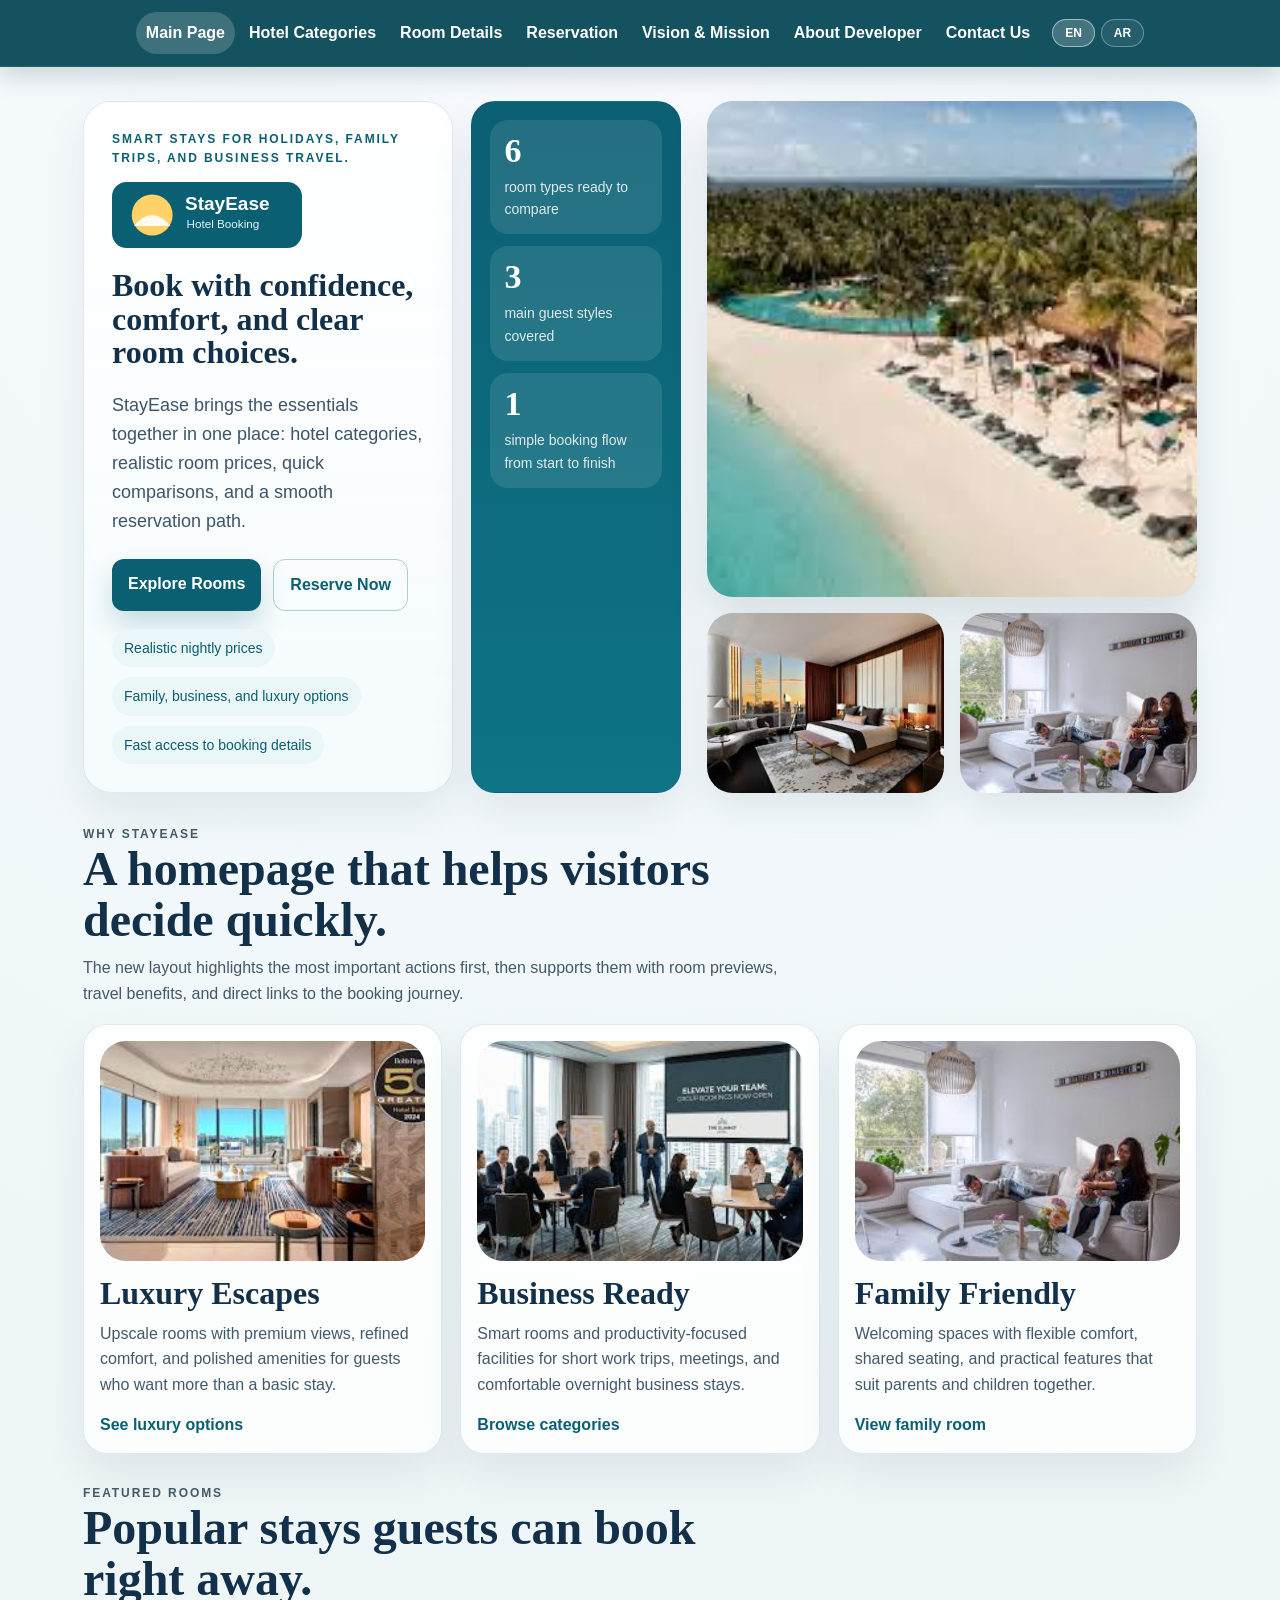
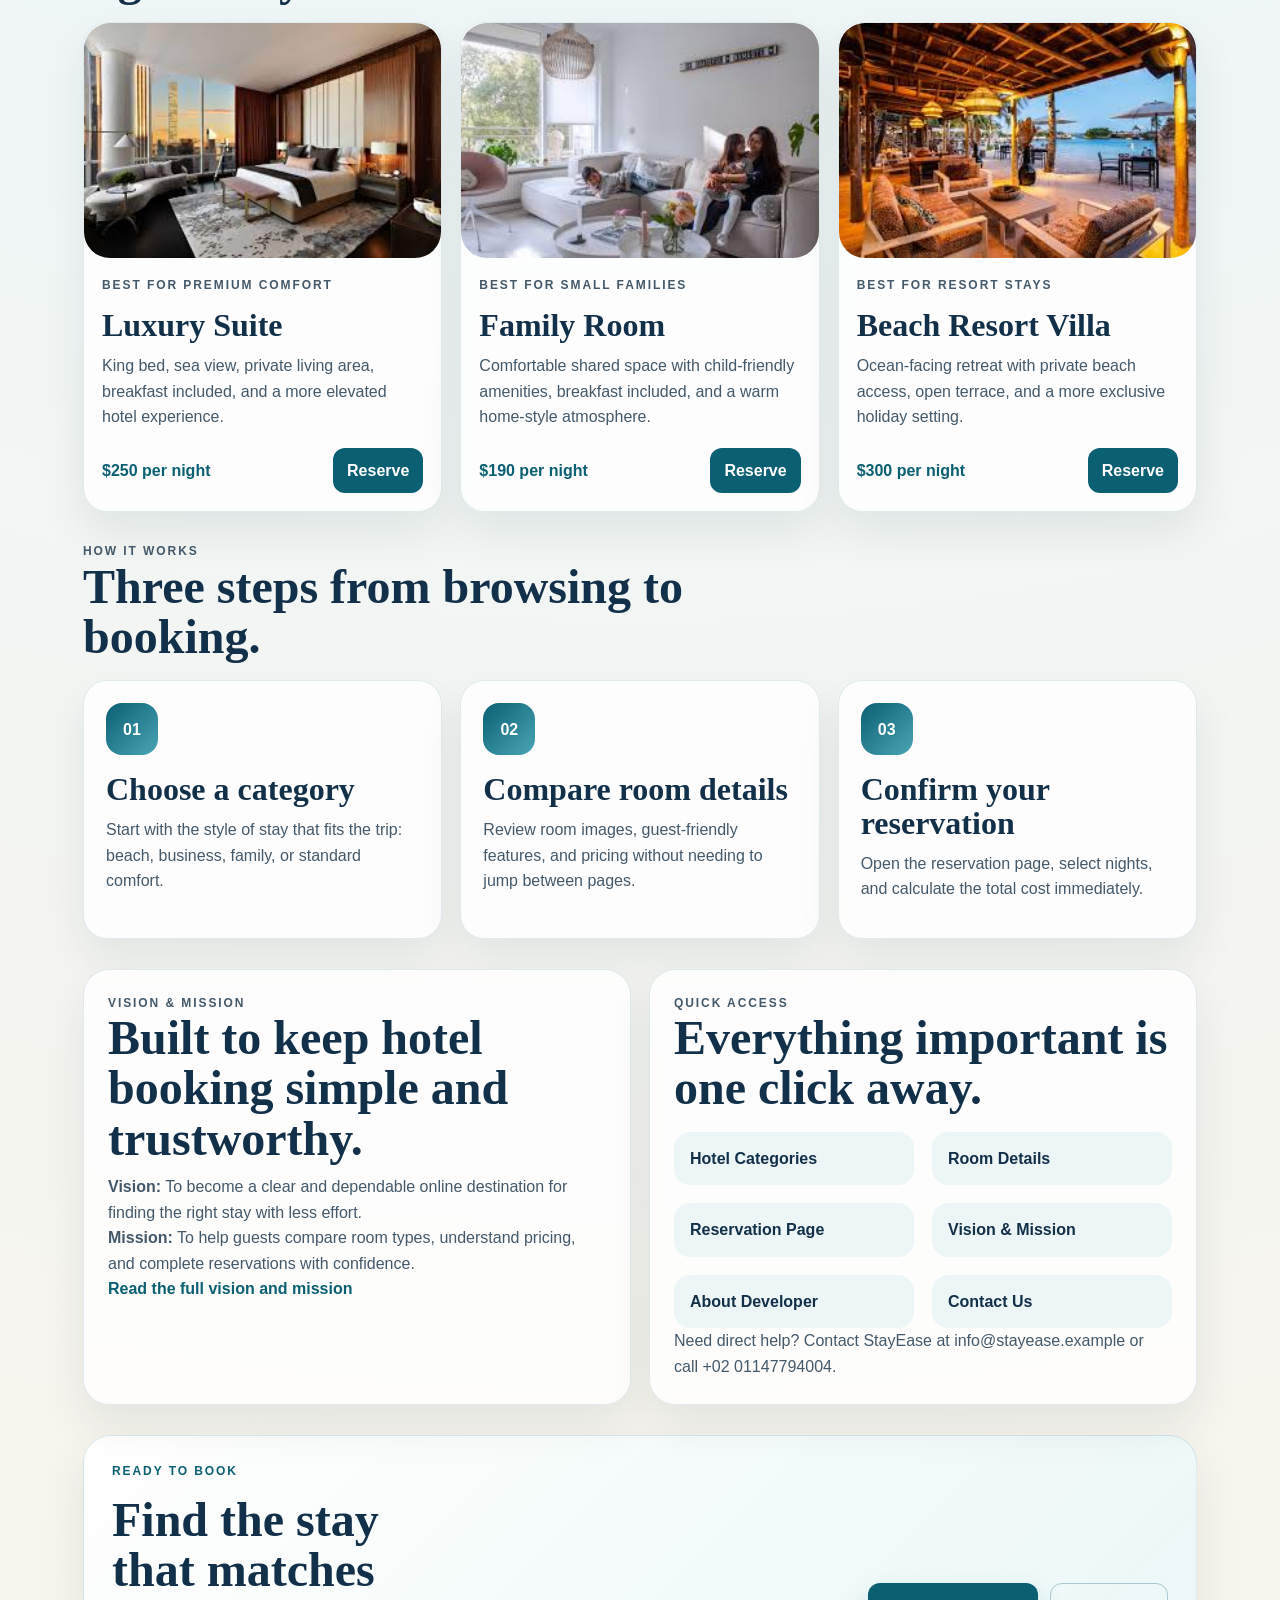
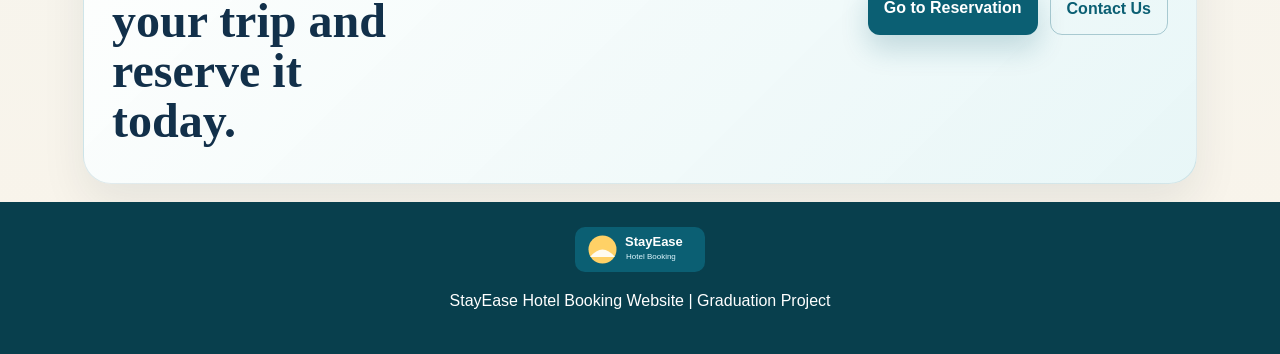
<file: index.html>
<?xml version="1.0" encoding="UTF-8"?>
<!DOCTYPE html PUBLIC "-//W3C//DTD XHTML 1.0 Transitional//EN" "http://www.w3.org/TR/xhtml1/DTD/xhtml1-transitional.dtd">
<html xmlns="http://www.w3.org/1999/xhtml" lang="en" xml:lang="en"><head><meta http-equiv="Content-Type" content="text/html; charset=UTF-8" /><meta name="viewport" content="width=device-width, initial-scale=1.0" /><meta http-equiv="Content-Security-Policy" content="default-src 'self'; img-src 'self' data:; script-src 'self'; style-src 'self' https://fonts.googleapis.com; font-src https://fonts.gstatic.com; connect-src 'none'; object-src 'none'; base-uri 'self'; form-action 'self'; upgrade-insecure-requests" /><meta name="referrer" content="no-referrer" /><title>StayEase Hotel Booking</title><link rel="stylesheet" type="text/css" href="https://fonts.googleapis.com/css2?family=Cairo:wght@400;600;700&amp;family=Cormorant+Garamond:wght@600;700&amp;family=DM+Sans:wght@400;500;700&amp;display=swap" /><link rel="stylesheet" type="text/css" href="css/style.css" /></head><body class="home-page">
<nav class="navbar"><a class="active" href="index.html">Main Page</a><a href="categories.html">Hotel Categories</a><a href="rooms.html">Room Details</a><a href="reservation.html">Reservation</a><a href="vision-mission.html">Vision &amp; Mission</a><a href="about-developer.html">About Developer</a><a href="contact.html">Contact Us</a></nav>
<header class="home-hero">
<div class="hero-panel">
<div class="hero-copy"><p class="eyebrow">Smart stays for holidays, family trips, and business travel.</p><img src="images/logo.svg" alt="StayEase Website Logo" class="logo" /><h1>Book with confidence, comfort, and clear room choices.</h1><p class="hero-lead">StayEase brings the essentials together in one place: hotel categories, realistic room prices, quick comparisons, and a smooth reservation path.</p><div class="hero-actions"><a class="btn" href="rooms.html">Explore Rooms</a><a class="ghost-btn" href="reservation.html">Reserve Now</a></div><div class="hero-points"><span>Realistic nightly prices</span><span>Family, business, and luxury options</span><span>Fast access to booking details</span></div></div>
<div class="hero-stats"><div class="stat-card"><strong>6</strong><span>room types ready to compare</span></div><div class="stat-card"><strong>3</strong><span>main guest styles covered</span></div><div class="stat-card"><strong>1</strong><span>simple booking flow from start to finish</span></div></div>
</div>
<div class="hero-visual"><img src="images/hero-beach.jpg" alt="Luxury beach hotel view" class="hero-showcase" /><div class="hero-stack"><img src="images/luxury-room.jpg" alt="Luxury room interior" class="hero-thumb" /><img src="images/family-room.jpg" alt="Family room interior" class="hero-thumb" /></div></div>
</header>
<main class="home-main">
<section class="home-section">
<div class="section-heading"><p class="section-label">Why StayEase</p><h2>A homepage that helps visitors decide quickly.</h2><p>The new layout highlights the most important actions first, then supports them with room previews, travel benefits, and direct links to the booking journey.</p></div>
<div class="feature-grid">
<article class="feature-card"><img src="images/luxury-suite.jpg" alt="Luxury stay" /><h3>Luxury Escapes</h3><p>Upscale rooms with premium views, refined comfort, and polished amenities for guests who want more than a basic stay.</p><a href="rooms.html">See luxury options</a></article>
<article class="feature-card"><img src="images/business-meeting.jpg" alt="Business stay" /><h3>Business Ready</h3><p>Smart rooms and productivity-focused facilities for short work trips, meetings, and comfortable overnight business stays.</p><a href="categories.html">Browse categories</a></article>
<article class="feature-card"><img src="images/family-room.jpg" alt="Family stay" /><h3>Family Friendly</h3><p>Welcoming spaces with flexible comfort, shared seating, and practical features that suit parents and children together.</p><a href="rooms.html#family">View family room</a></article>
</div>
</section>
<section class="home-section">
<div class="section-heading"><p class="section-label">Featured Rooms</p><h2>Popular stays guests can book right away.</h2></div>
<div class="spotlight-grid">
<article class="spotlight-card"><img src="images/luxury-room.jpg" alt="Luxury Suite" /><div class="spotlight-copy"><p class="mini-badge">Best for premium comfort</p><h3>Luxury Suite</h3><p>King bed, sea view, private living area, breakfast included, and a more elevated hotel experience.</p><div class="spotlight-meta"><span>$250 per night</span><a href="reservation.html?room=luxury&amp;price=250">Reserve</a></div></div></article>
<article class="spotlight-card"><img src="images/family-room.jpg" alt="Family Room" /><div class="spotlight-copy"><p class="mini-badge">Best for small families</p><h3>Family Room</h3><p>Comfortable shared space with child-friendly amenities, breakfast included, and a warm home-style atmosphere.</p><div class="spotlight-meta"><span>$190 per night</span><a href="reservation.html?room=family&amp;price=190">Reserve</a></div></div></article>
<article class="spotlight-card"><img src="images/beach-lounge.jpg" alt="Beach Resort Villa" /><div class="spotlight-copy"><p class="mini-badge">Best for resort stays</p><h3>Beach Resort Villa</h3><p>Ocean-facing retreat with private beach access, open terrace, and a more exclusive holiday setting.</p><div class="spotlight-meta"><span>$300 per night</span><a href="reservation.html?room=beach&amp;price=300">Reserve</a></div></div></article>
</div>
</section>
<section class="home-section">
<div class="section-heading"><p class="section-label">How It Works</p><h2>Three steps from browsing to booking.</h2></div>
<div class="steps-grid">
<article class="step-card"><span class="step-number">01</span><h3>Choose a category</h3><p>Start with the style of stay that fits the trip: beach, business, family, or standard comfort.</p></article>
<article class="step-card"><span class="step-number">02</span><h3>Compare room details</h3><p>Review room images, guest-friendly features, and pricing without needing to jump between pages.</p></article>
<article class="step-card"><span class="step-number">03</span><h3>Confirm your reservation</h3><p>Open the reservation page, select nights, and calculate the total cost immediately.</p></article>
</div>
</section>
<section class="home-section info-split">
<div class="info-card"><p class="section-label">Vision &amp; Mission</p><h2>Built to keep hotel booking simple and trustworthy.</h2><p><strong>Vision:</strong> To become a clear and dependable online destination for finding the right stay with less effort.</p><p><strong>Mission:</strong> To help guests compare room types, understand pricing, and complete reservations with confidence.</p><a class="text-link" href="vision-mission.html">Read the full vision and mission</a></div>
<div class="info-card quick-links-card"><p class="section-label">Quick Access</p><h2>Everything important is one click away.</h2><div class="quick-links"><a href="categories.html">Hotel Categories</a><a href="rooms.html">Room Details</a><a href="reservation.html">Reservation Page</a><a href="vision-mission.html">Vision &amp; Mission</a><a href="about-developer.html">About Developer</a><a href="contact.html">Contact Us</a></div><p class="contact-note">Need direct help? Contact StayEase at <strong>info@stayease.example</strong> or call <strong>+02 01147794004</strong>.</p></div>
</section>
<section class="cta-strip"><div><p class="section-label">Ready To Book</p><h2>Find the stay that matches your trip and reserve it today.</h2></div><div class="cta-actions"><a class="btn" href="reservation.html">Go to Reservation</a><a class="ghost-btn" href="contact.html">Contact Us</a></div></section>
</main>
<script type="text/javascript" src="js/i18n.js"></script><footer><img src="images/logo.svg" alt="StayEase logo" class="footer-logo" /><p>StayEase Hotel Booking Website | Graduation Project</p></footer></body></html>
</file>
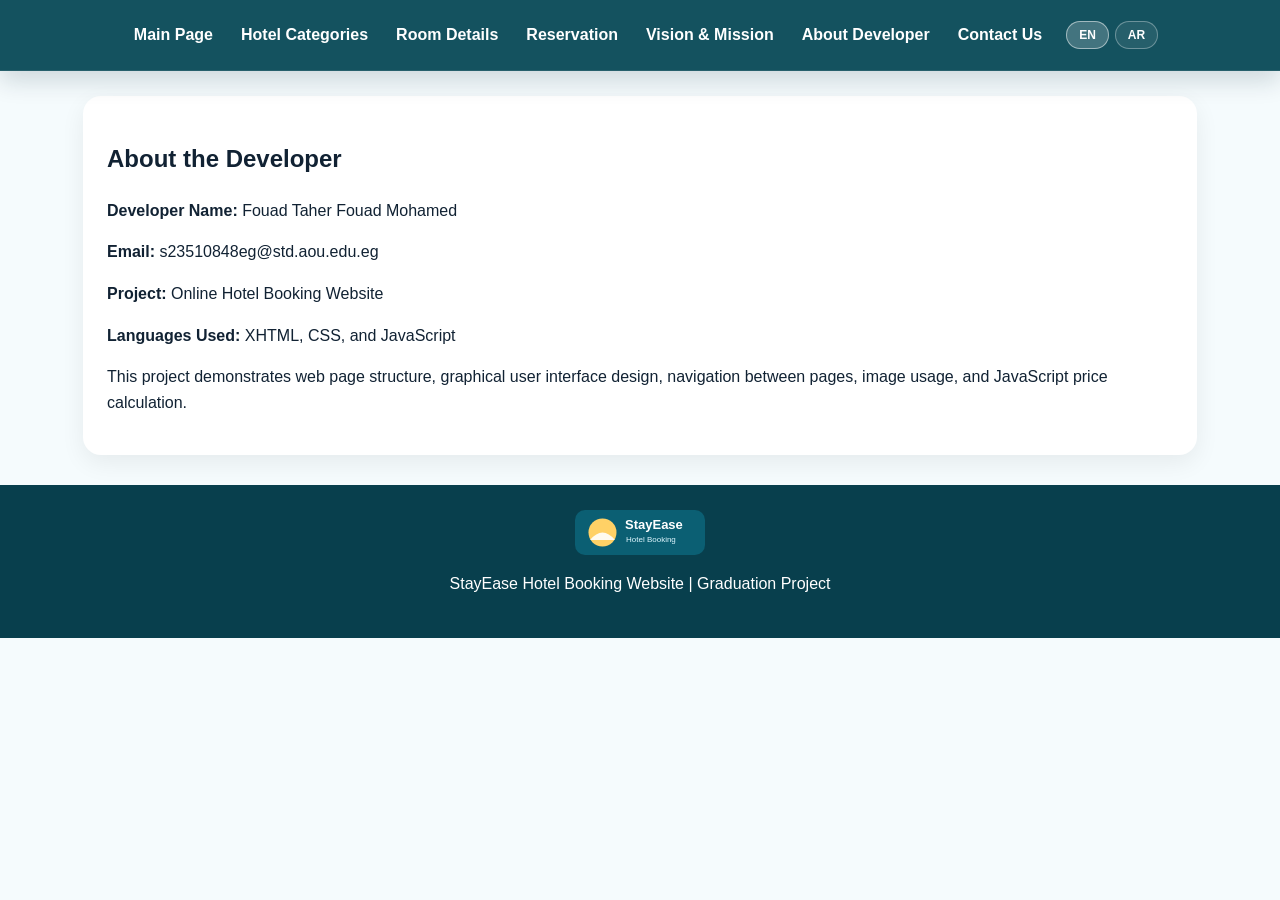
<file: about-developer.html>
<?xml version="1.0" encoding="UTF-8"?><!DOCTYPE html PUBLIC "-//W3C//DTD XHTML 1.0 Transitional//EN" "http://www.w3.org/TR/xhtml1/DTD/xhtml1-transitional.dtd"><html xmlns="http://www.w3.org/1999/xhtml" lang="en" xml:lang="en"><head><meta http-equiv="Content-Type" content="text/html; charset=UTF-8" /><meta name="viewport" content="width=device-width, initial-scale=1.0" /><meta http-equiv="Content-Security-Policy" content="default-src 'self'; img-src 'self' data:; script-src 'self'; style-src 'self' https://fonts.googleapis.com; font-src https://fonts.gstatic.com; connect-src 'none'; object-src 'none'; base-uri 'self'; form-action 'self'; upgrade-insecure-requests" /><meta name="referrer" content="no-referrer" /><title>About the Developer</title><link rel="stylesheet" type="text/css" href="https://fonts.googleapis.com/css2?family=Cairo:wght@400;600;700&amp;family=Cormorant+Garamond:wght@600;700&amp;family=DM+Sans:wght@400;500;700&amp;display=swap" /><link rel="stylesheet" type="text/css" href="css/style.css" /></head><body class="about-page"><nav class="navbar"><a href="index.html">Main Page</a><a href="categories.html">Hotel Categories</a><a href="rooms.html">Room Details</a><a href="reservation.html">Reservation</a><a href="vision-mission.html">Vision &amp; Mission</a><a href="about-developer.html">About Developer</a><a href="contact.html">Contact Us</a></nav>
<main><section class="card"><h1>About the Developer</h1><p><strong>Developer Name:</strong> Fouad Taher Fouad Mohamed</p><p><strong>Email:</strong> s23510848eg@std.aou.edu.eg</p><p><strong>Project:</strong> Online Hotel Booking Website</p><p><strong>Languages Used:</strong> XHTML, CSS, and JavaScript</p><p>This project demonstrates web page structure, graphical user interface design, navigation between pages, image usage, and JavaScript price calculation.</p></section></main><script type="text/javascript" src="js/i18n.js"></script><footer><img src="images/logo.svg" alt="StayEase logo" class="footer-logo" /><p>StayEase Hotel Booking Website | Graduation Project</p></footer></body></html>
</file>
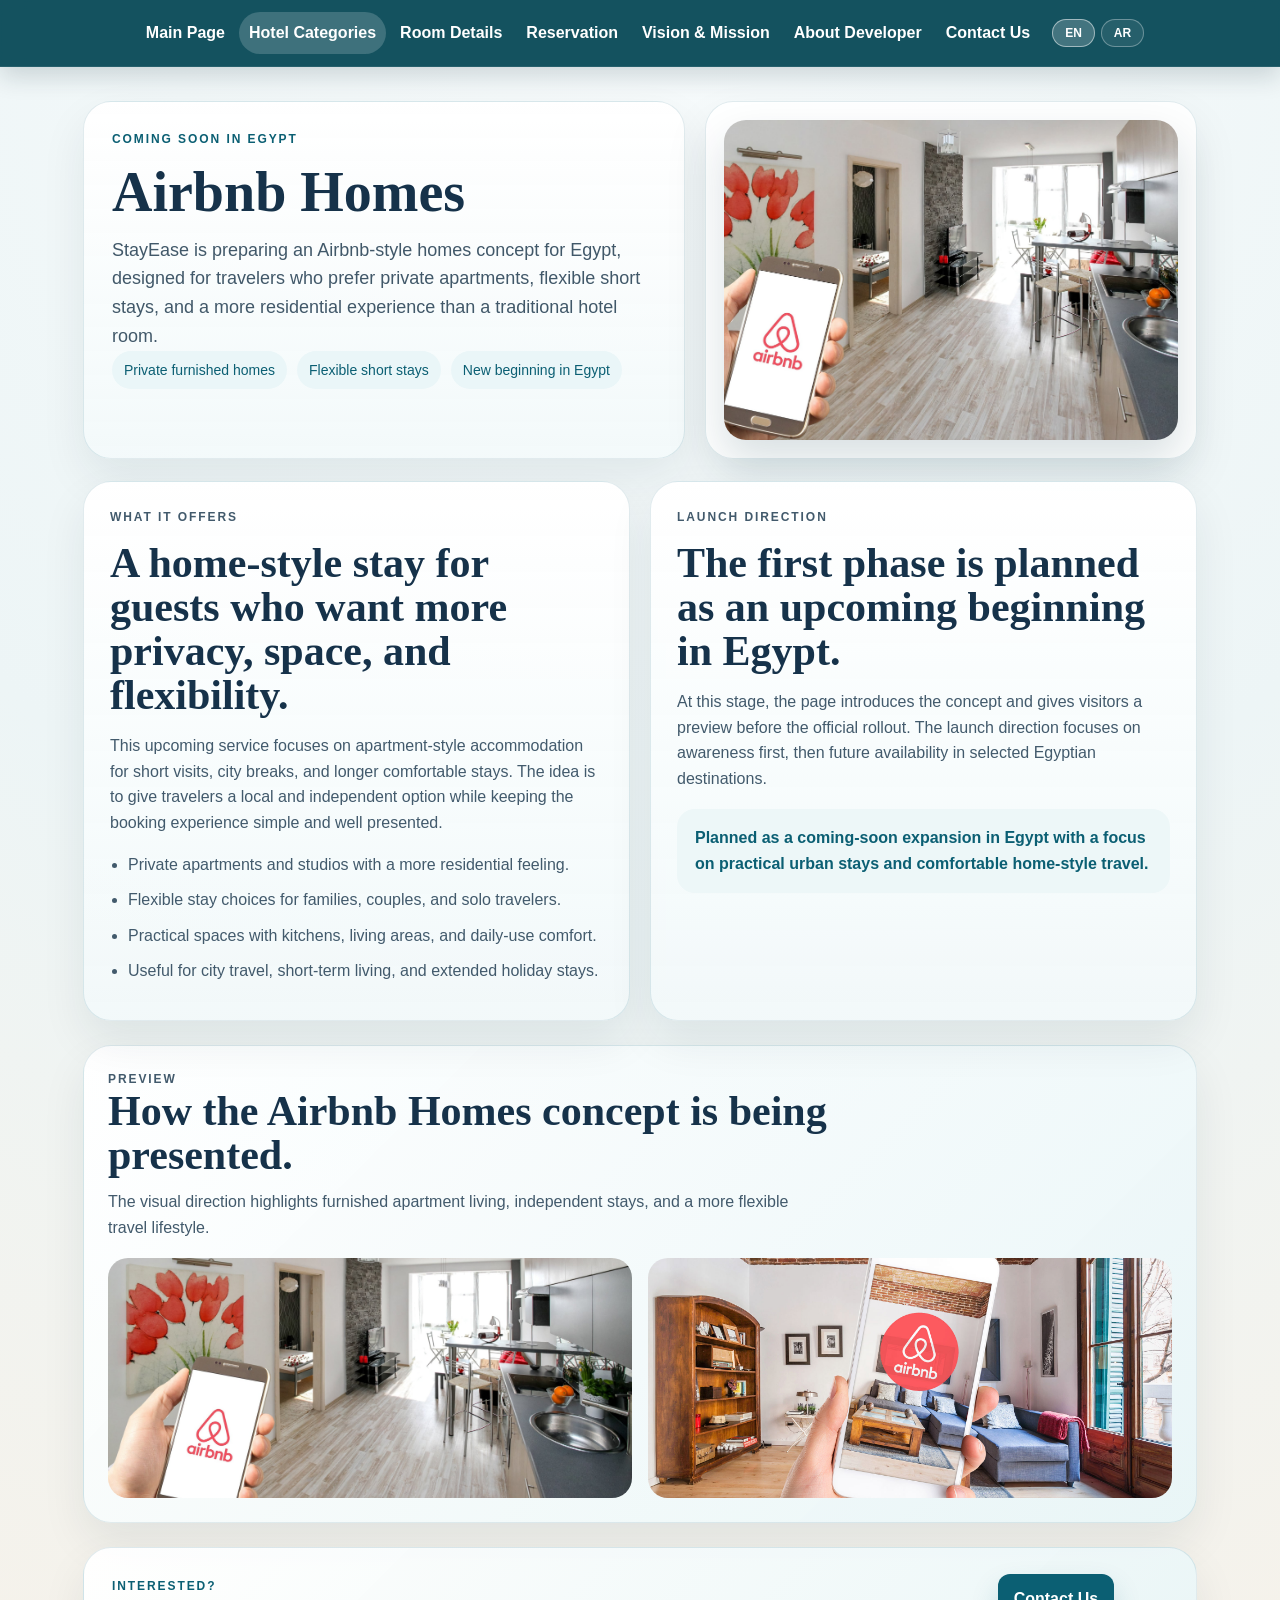
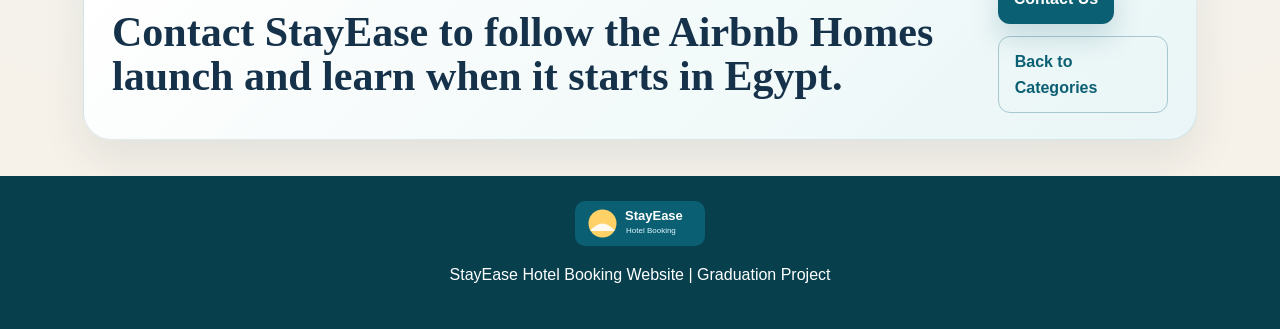
<file: airbnb-egypt.html>
<?xml version="1.0" encoding="UTF-8"?>
<!DOCTYPE html PUBLIC "-//W3C//DTD XHTML 1.0 Transitional//EN" "http://www.w3.org/TR/xhtml1/DTD/xhtml1-transitional.dtd">
<html xmlns="http://www.w3.org/1999/xhtml" lang="en" xml:lang="en"><head><meta http-equiv="Content-Type" content="text/html; charset=UTF-8" /><meta name="viewport" content="width=device-width, initial-scale=1.0" /><meta http-equiv="Content-Security-Policy" content="default-src 'self'; img-src 'self' data:; script-src 'self'; style-src 'self' https://fonts.googleapis.com; font-src https://fonts.gstatic.com; connect-src 'none'; object-src 'none'; base-uri 'self'; form-action 'self'; upgrade-insecure-requests" /><meta name="referrer" content="no-referrer" /><title>Airbnb Homes | Coming Soon in Egypt</title><link rel="stylesheet" type="text/css" href="https://fonts.googleapis.com/css2?family=Cairo:wght@400;600;700&amp;family=Cormorant+Garamond:wght@600;700&amp;family=DM+Sans:wght@400;500;700&amp;display=swap" /><link rel="stylesheet" type="text/css" href="css/style.css" /></head><body class="service-page airbnb-page">
<nav class="navbar"><a href="index.html">Main Page</a><a class="active" href="categories.html">Hotel Categories</a><a href="rooms.html">Room Details</a><a href="reservation.html">Reservation</a><a href="vision-mission.html">Vision &amp; Mission</a><a href="about-developer.html">About Developer</a><a href="contact.html">Contact Us</a></nav>
<header class="page-hero service-hero">
<div class="page-hero-copy"><p class="eyebrow">Coming Soon in Egypt</p><h1>Airbnb Homes</h1><p class="page-lead">StayEase is preparing an Airbnb-style homes concept for Egypt, designed for travelers who prefer private apartments, flexible short stays, and a more residential experience than a traditional hotel room.</p><div class="hero-points"><span>Private furnished homes</span><span>Flexible short stays</span><span>New beginning in Egypt</span></div></div>
<div class="page-hero-side"><img src="images/airbnb-egypt-main.jpg" alt="Airbnb-style apartment stay concept" class="service-hero-image" /></div>
</header>
<main class="page-main service-main">
<section class="service-layout">
<article class="service-card"><p class="section-label">What It Offers</p><h2>A home-style stay for guests who want more privacy, space, and flexibility.</h2><p>This upcoming service focuses on apartment-style accommodation for short visits, city breaks, and longer comfortable stays. The idea is to give travelers a local and independent option while keeping the booking experience simple and well presented.</p><ul class="service-list"><li>Private apartments and studios with a more residential feeling.</li><li>Flexible stay choices for families, couples, and solo travelers.</li><li>Practical spaces with kitchens, living areas, and daily-use comfort.</li><li>Useful for city travel, short-term living, and extended holiday stays.</li></ul></article>
<article class="service-card service-side-card"><p class="section-label">Launch Direction</p><h2>The first phase is planned as an upcoming beginning in Egypt.</h2><p>At this stage, the page introduces the concept and gives visitors a preview before the official rollout. The launch direction focuses on awareness first, then future availability in selected Egyptian destinations.</p><div class="service-highlight">Planned as a coming-soon expansion in Egypt with a focus on practical urban stays and comfortable home-style travel.</div></article>
</section>
<section class="service-gallery-card"><div class="section-heading"><p class="section-label">Preview</p><h2>How the Airbnb Homes concept is being presented.</h2><p>The visual direction highlights furnished apartment living, independent stays, and a more flexible travel lifestyle.</p></div><div class="service-gallery"><img src="images/airbnb-egypt-main.jpg" alt="Airbnb apartment preview" /><img src="images/airbnb-egypt-gallery.jpg" alt="Airbnb home living room preview" /></div></section>
<section class="service-cta"><div><p class="section-label">Interested?</p><h2>Contact StayEase to follow the Airbnb Homes launch and learn when it starts in Egypt.</h2></div><div class="cta-actions"><a class="btn" href="contact.html">Contact Us</a><a class="ghost-btn" href="categories.html">Back to Categories</a></div></section>
</main>
<script type="text/javascript" src="js/i18n.js"></script><footer><img src="images/logo.svg" alt="StayEase logo" class="footer-logo" /><p>StayEase Hotel Booking Website | Graduation Project</p></footer></body></html>
</file>
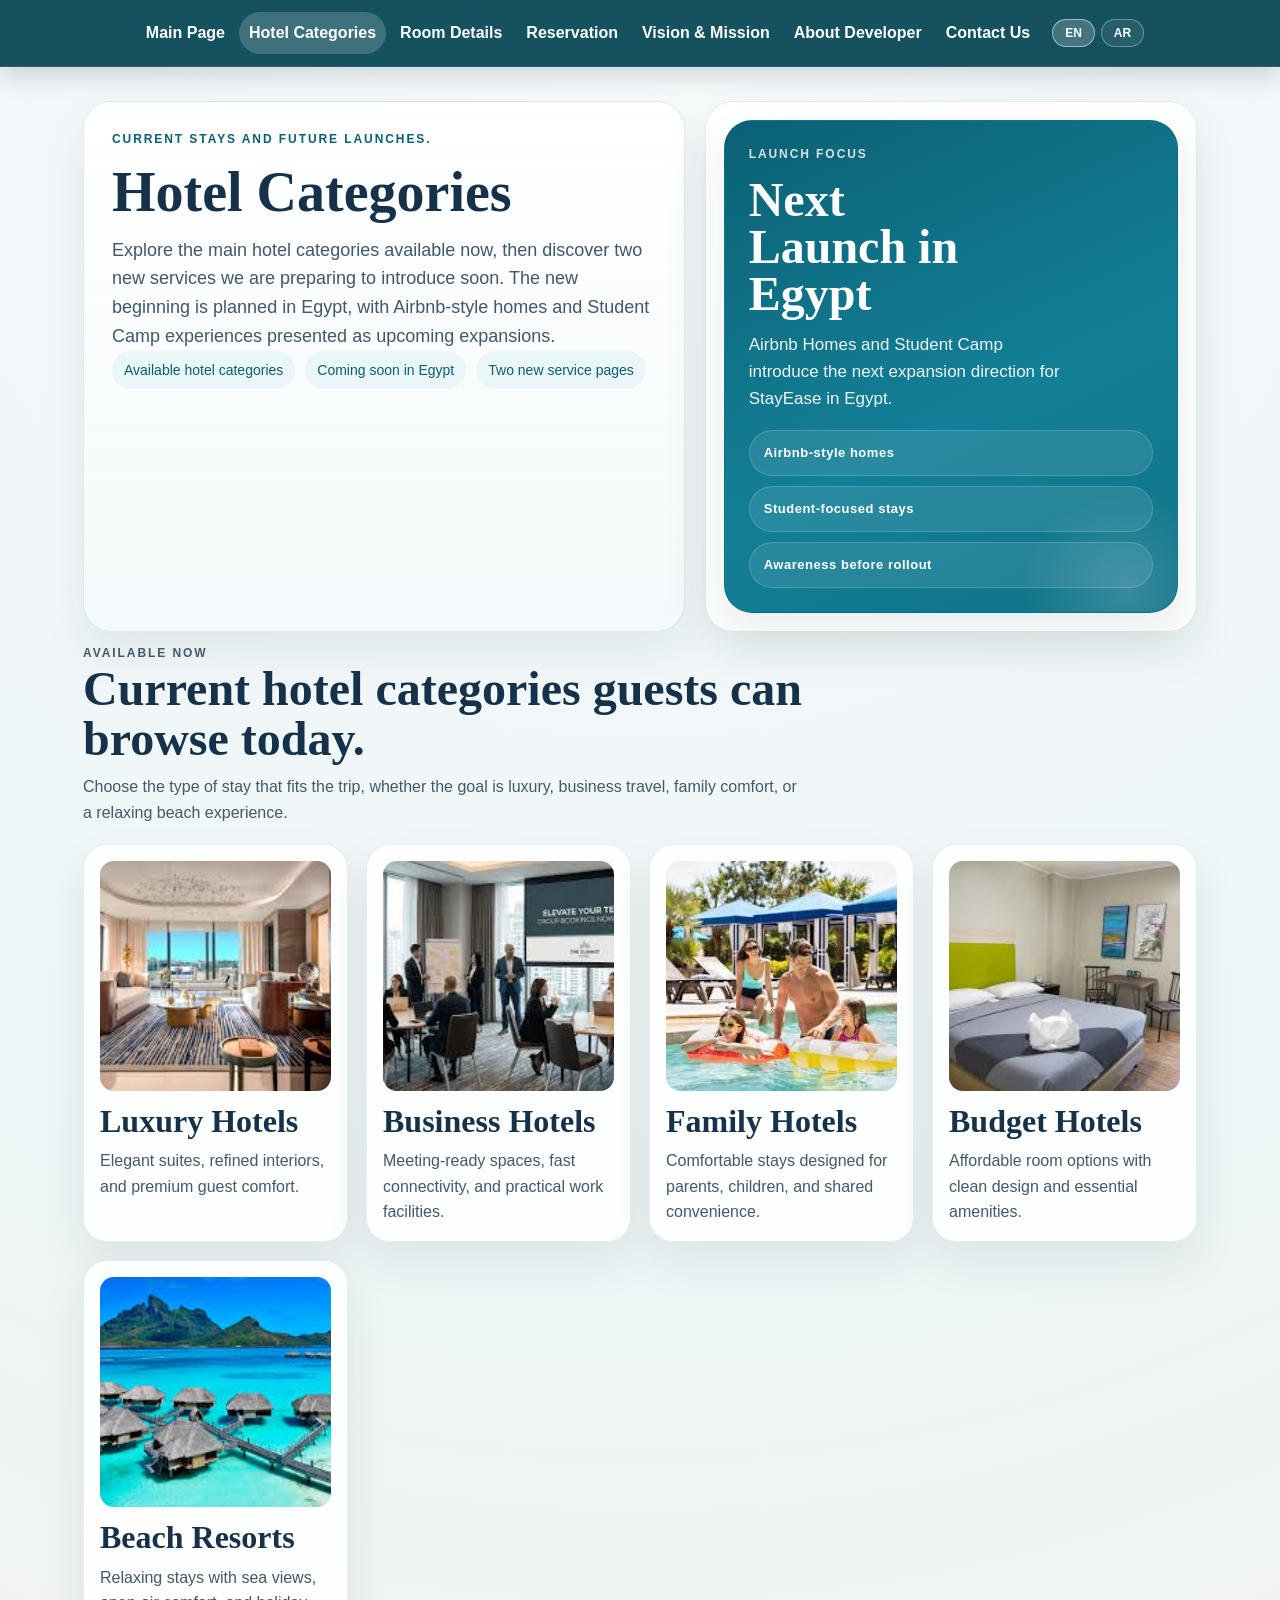
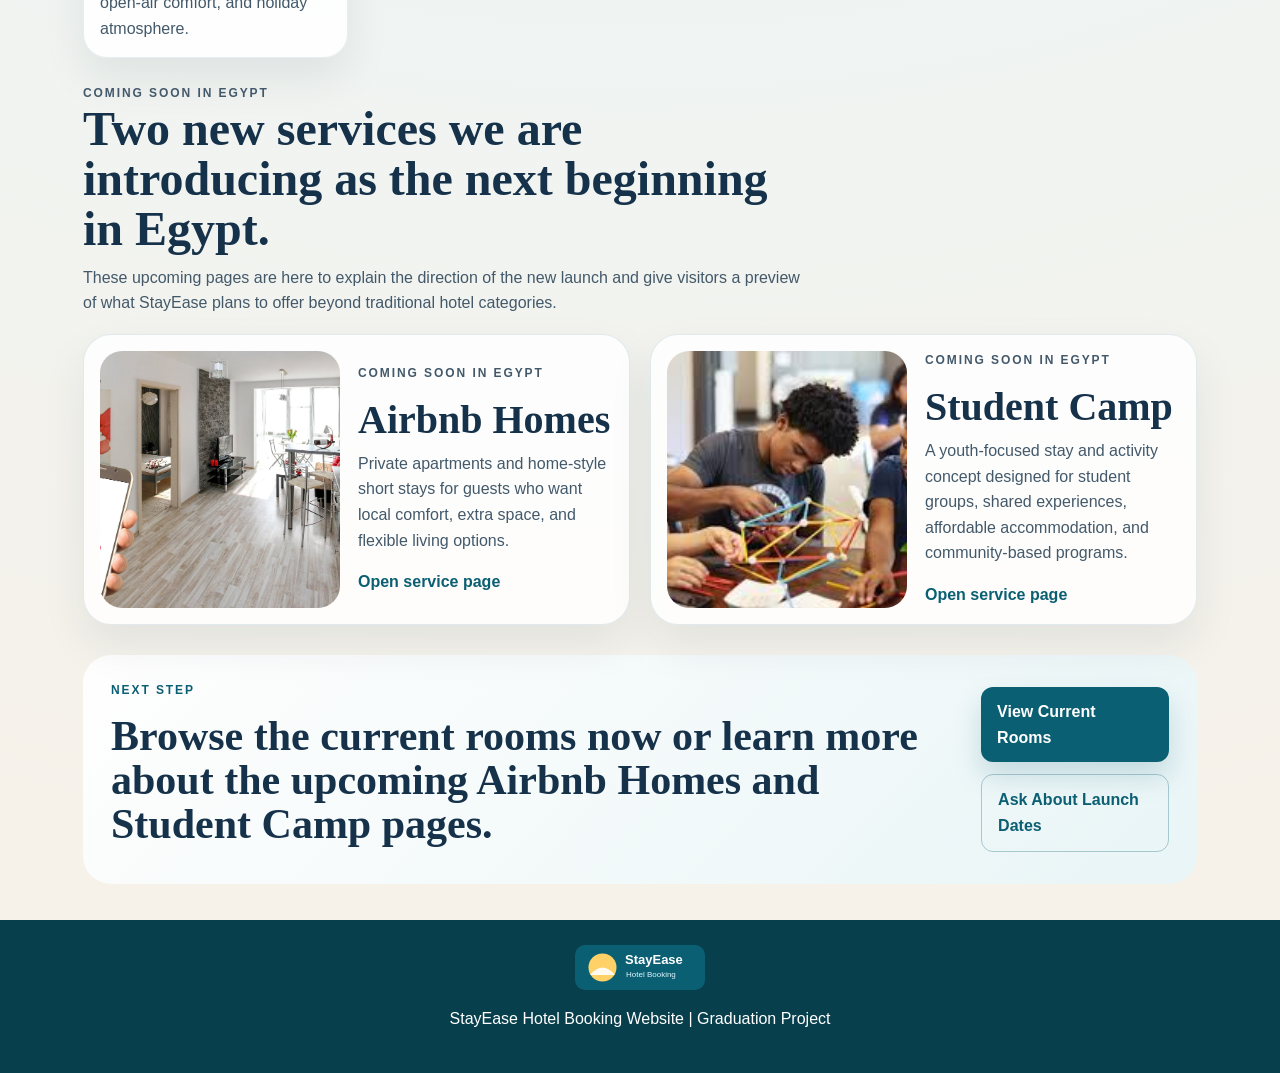
<file: categories.html>
<?xml version="1.0" encoding="UTF-8"?>
<!DOCTYPE html PUBLIC "-//W3C//DTD XHTML 1.0 Transitional//EN" "http://www.w3.org/TR/xhtml1/DTD/xhtml1-transitional.dtd">
<html xmlns="http://www.w3.org/1999/xhtml" lang="en" xml:lang="en"><head><meta http-equiv="Content-Type" content="text/html; charset=UTF-8" /><meta name="viewport" content="width=device-width, initial-scale=1.0" /><meta http-equiv="Content-Security-Policy" content="default-src 'self'; img-src 'self' data:; script-src 'self'; style-src 'self' https://fonts.googleapis.com; font-src https://fonts.gstatic.com; connect-src 'none'; object-src 'none'; base-uri 'self'; form-action 'self'; upgrade-insecure-requests" /><meta name="referrer" content="no-referrer" /><title>Hotel Categories</title><link rel="stylesheet" type="text/css" href="https://fonts.googleapis.com/css2?family=Cairo:wght@400;600;700&amp;family=Cormorant+Garamond:wght@600;700&amp;family=DM+Sans:wght@400;500;700&amp;display=swap" /><link rel="stylesheet" type="text/css" href="css/style.css" /></head><body class="categories-page">
<nav class="navbar"><a href="index.html">Main Page</a><a class="active" href="categories.html">Hotel Categories</a><a href="rooms.html">Room Details</a><a href="reservation.html">Reservation</a><a href="vision-mission.html">Vision &amp; Mission</a><a href="about-developer.html">About Developer</a><a href="contact.html">Contact Us</a></nav>
<header class="page-hero categories-hero">
<div class="page-hero-copy"><p class="eyebrow">Current stays and future launches.</p><h1>Hotel Categories</h1><p class="page-lead">Explore the main hotel categories available now, then discover two new services we are preparing to introduce soon. The new beginning is planned in Egypt, with Airbnb-style homes and Student Camp experiences presented as upcoming expansions.</p><div class="hero-points"><span>Available hotel categories</span><span>Coming soon in Egypt</span><span>Two new service pages</span></div></div>
<div class="page-hero-side"><div class="hero-note-card categories-note-card"><p class="section-label">Launch Focus</p><h2>Next Launch in Egypt</h2><p class="hero-note-lead">Airbnb Homes and Student Camp introduce the next expansion direction for StayEase in Egypt.</p><div class="hero-note-points"><span>Airbnb-style homes</span><span>Student-focused stays</span><span>Awareness before rollout</span></div></div></div>
</header>
<main class="page-main">
<section class="categories-section">
<div class="section-heading"><p class="section-label">Available Now</p><h2>Current hotel categories guests can browse today.</h2><p>Choose the type of stay that fits the trip, whether the goal is luxury, business travel, family comfort, or a relaxing beach experience.</p></div>
<div class="grid live-category-grid">
<a class="category" href="rooms.html#luxury"><img src="images/luxury-suite.jpg" alt="Luxury Hotels" /><h2>Luxury Hotels</h2><p>Elegant suites, refined interiors, and premium guest comfort.</p></a>
<a class="category" href="rooms.html#business"><img src="images/business-meeting.jpg" alt="Business Hotels" /><h2>Business Hotels</h2><p>Meeting-ready spaces, fast connectivity, and practical work facilities.</p></a>
<a class="category" href="rooms.html#family"><img src="images/family-pool.jpg" alt="Family Hotels" /><h2>Family Hotels</h2><p>Comfortable stays designed for parents, children, and shared convenience.</p></a>
<a class="category" href="rooms.html#budget"><img src="images/budget-room.jpg" alt="Budget Hotels" /><h2>Budget Hotels</h2><p>Affordable room options with clean design and essential amenities.</p></a>
<a class="category" href="rooms.html#beach"><img src="images/overwater.jpg" alt="Beach Resorts" /><h2>Beach Resorts</h2><p>Relaxing stays with sea views, open-air comfort, and holiday atmosphere.</p></a>
</div>
</section>
<section class="coming-soon-section">
<div class="section-heading"><p class="section-label">Coming Soon in Egypt</p><h2>Two new services we are introducing as the next beginning in Egypt.</h2><p>These upcoming pages are here to explain the direction of the new launch and give visitors a preview of what StayEase plans to offer beyond traditional hotel categories.</p></div>
<div class="future-grid">
<a class="future-card" href="airbnb-egypt.html"><img src="images/airbnb-egypt-main.jpg" alt="Airbnb Homes coming soon in Egypt" /><div class="future-copy"><p class="launch-badge">Coming Soon in Egypt</p><h3>Airbnb Homes</h3><p>Private apartments and home-style short stays for guests who want local comfort, extra space, and flexible living options.</p><span class="future-link">Open service page</span></div></a>
<a class="future-card" href="student-camp.html"><img src="images/student-camp-gallery.jpg" alt="Student Camp coming soon in Egypt" /><div class="future-copy"><p class="launch-badge">Coming Soon in Egypt</p><h3>Student Camp</h3><p>A youth-focused stay and activity concept designed for student groups, shared experiences, affordable accommodation, and community-based programs.</p><span class="future-link">Open service page</span></div></a>
</div>
</section>
<section class="categories-cta"><div><p class="section-label">Next Step</p><h2>Browse the current rooms now or learn more about the upcoming Airbnb Homes and Student Camp pages.</h2></div><div class="cta-actions"><a class="btn" href="rooms.html">View Current Rooms</a><a class="ghost-btn" href="contact.html">Ask About Launch Dates</a></div></section>
</main>
<script type="text/javascript" src="js/i18n.js"></script><footer><img src="images/logo.svg" alt="StayEase logo" class="footer-logo" /><p>StayEase Hotel Booking Website | Graduation Project</p></footer></body></html>
</file>
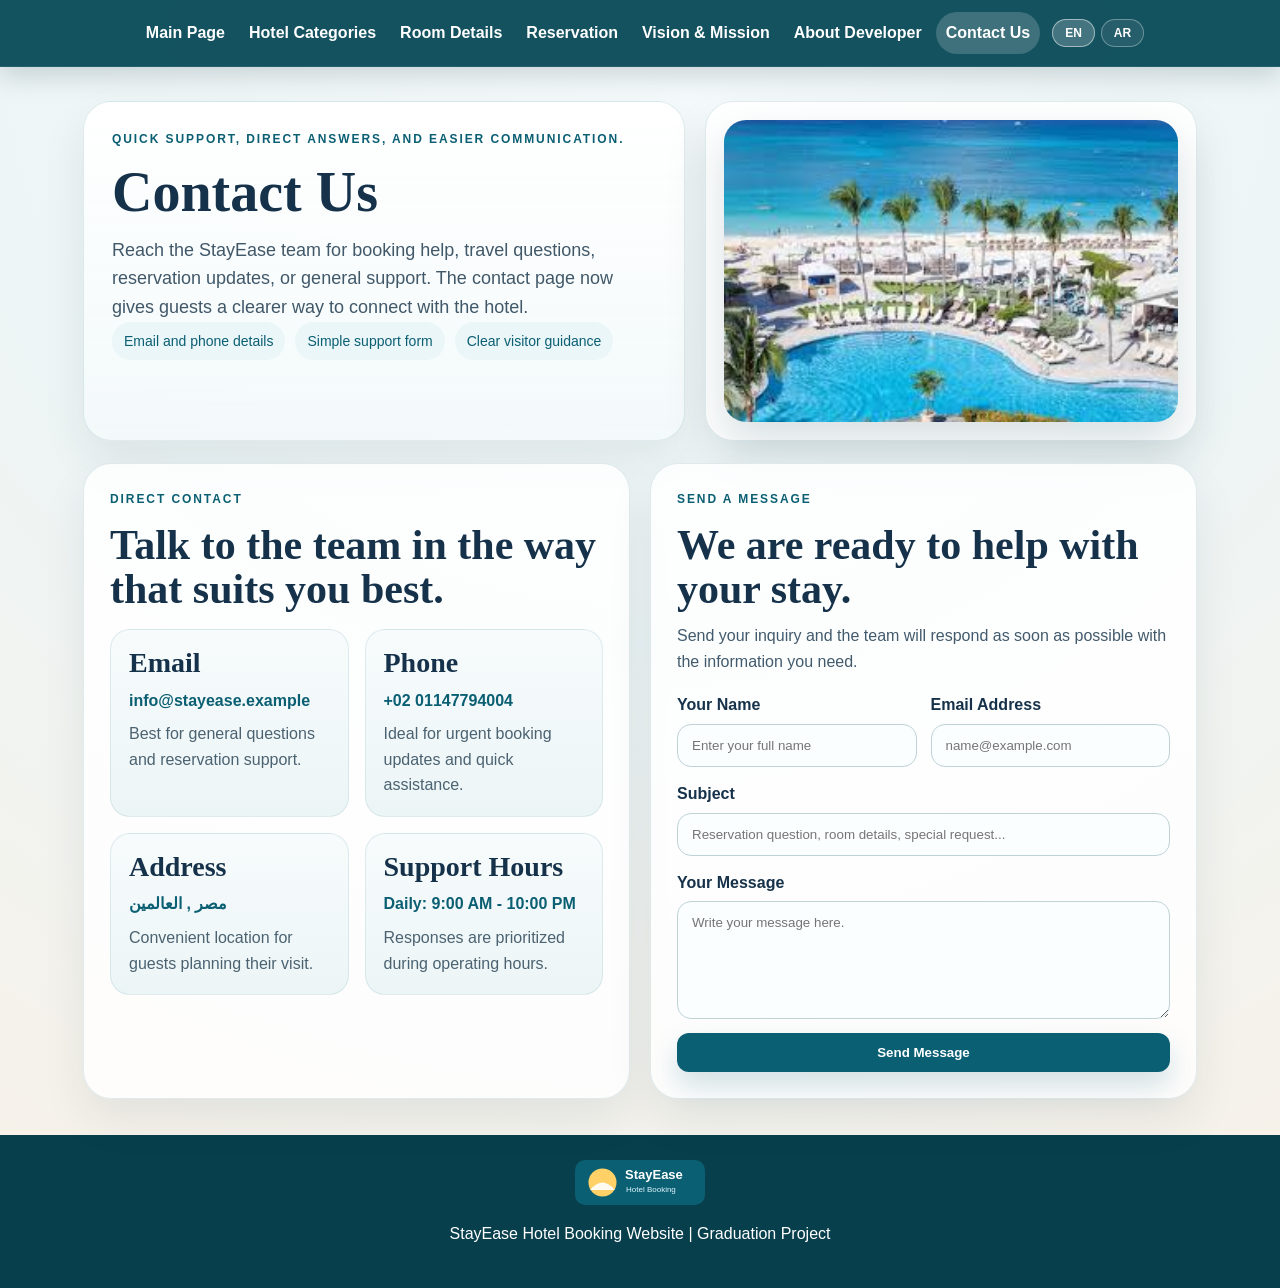
<file: contact.html>
<?xml version="1.0" encoding="UTF-8"?>
<!DOCTYPE html PUBLIC "-//W3C//DTD XHTML 1.0 Transitional//EN" "http://www.w3.org/TR/xhtml1/DTD/xhtml1-transitional.dtd">
<html xmlns="http://www.w3.org/1999/xhtml" lang="en" xml:lang="en"><head><meta http-equiv="Content-Type" content="text/html; charset=UTF-8" /><meta name="viewport" content="width=device-width, initial-scale=1.0" /><meta http-equiv="Content-Security-Policy" content="default-src 'self'; img-src 'self' data:; script-src 'self'; style-src 'self' https://fonts.googleapis.com; font-src https://fonts.gstatic.com; connect-src 'none'; object-src 'none'; base-uri 'self'; form-action 'self'; upgrade-insecure-requests" /><meta name="referrer" content="no-referrer" /><title>Contact Us</title><link rel="stylesheet" type="text/css" href="https://fonts.googleapis.com/css2?family=Cairo:wght@400;600;700&amp;family=Cormorant+Garamond:wght@600;700&amp;family=DM+Sans:wght@400;500;700&amp;display=swap" /><link rel="stylesheet" type="text/css" href="css/style.css" /></head><body class="contact-page">
<nav class="navbar"><a href="index.html">Main Page</a><a href="categories.html">Hotel Categories</a><a href="rooms.html">Room Details</a><a href="reservation.html">Reservation</a><a href="vision-mission.html">Vision &amp; Mission</a><a href="about-developer.html">About Developer</a><a class="active" href="contact.html">Contact Us</a></nav>
<header class="page-hero contact-hero">
<div class="page-hero-copy"><p class="eyebrow">Quick support, direct answers, and easier communication.</p><h1>Contact Us</h1><p class="page-lead">Reach the StayEase team for booking help, travel questions, reservation updates, or general support. The contact page now gives guests a clearer way to connect with the hotel.</p><div class="hero-points"><span>Email and phone details</span><span>Simple support form</span><span>Clear visitor guidance</span></div></div>
<div class="page-hero-side"><img src="images/resort-pool.jpg" alt="StayEase resort pool" class="contact-hero-image" /></div>
</header>
<main class="page-main">
<section class="contact-layout">
<section class="contact-info-card"><p class="section-label">Direct Contact</p><h2>Talk to the team in the way that suits you best.</h2><div class="contact-detail-grid"><article class="contact-detail"><h3>Email</h3><p>info@stayease.example</p><span>Best for general questions and reservation support.</span></article><article class="contact-detail"><h3>Phone</h3><p>+02 01147794004</p><span>Ideal for urgent booking updates and quick assistance.</span></article><article class="contact-detail"><h3>Address</h3><p>مصر , العالمين</p><span>Convenient location for guests planning their visit.</span></article><article class="contact-detail"><h3>Support Hours</h3><p>Daily: 9:00 AM - 10:00 PM</p><span>Responses are prioritized during operating hours.</span></article></div></section>
<section class="contact-form-card"><p class="section-label">Send A Message</p><h2>We are ready to help with your stay.</h2><p class="card-intro">Send your inquiry and the team will respond as soon as possible with the information you need.</p><form id="contactForm" class="contact-form" action="#"><div class="field-grid"><label>Your Name<input type="text" id="contactName" required="required" minlength="2" maxlength="80" autocomplete="name" placeholder="Enter your full name" /></label><label>Email Address<input type="email" id="contactEmail" required="required" maxlength="120" autocomplete="email" inputmode="email" placeholder="name@example.com" /></label></div><label>Subject<input type="text" id="contactSubject" required="required" minlength="4" maxlength="120" placeholder="Reservation question, room details, special request..." /></label><label>Your Message<textarea id="contactText" rows="6" cols="30" required="required" minlength="10" maxlength="1000" placeholder="Write your message here."></textarea></label><button type="button" class="btn" id="contactSendButton">Send Message</button></form><p id="contactMessage" class="status-message" role="status" aria-live="polite"></p></section>
</section>
</main>
<footer><img src="images/logo.svg" alt="StayEase logo" class="footer-logo" /><p>StayEase Hotel Booking Website | Graduation Project</p></footer><script type="text/javascript" src="js/i18n.js"></script><script type="text/javascript" src="js/script.js"></script></body></html>
</file>
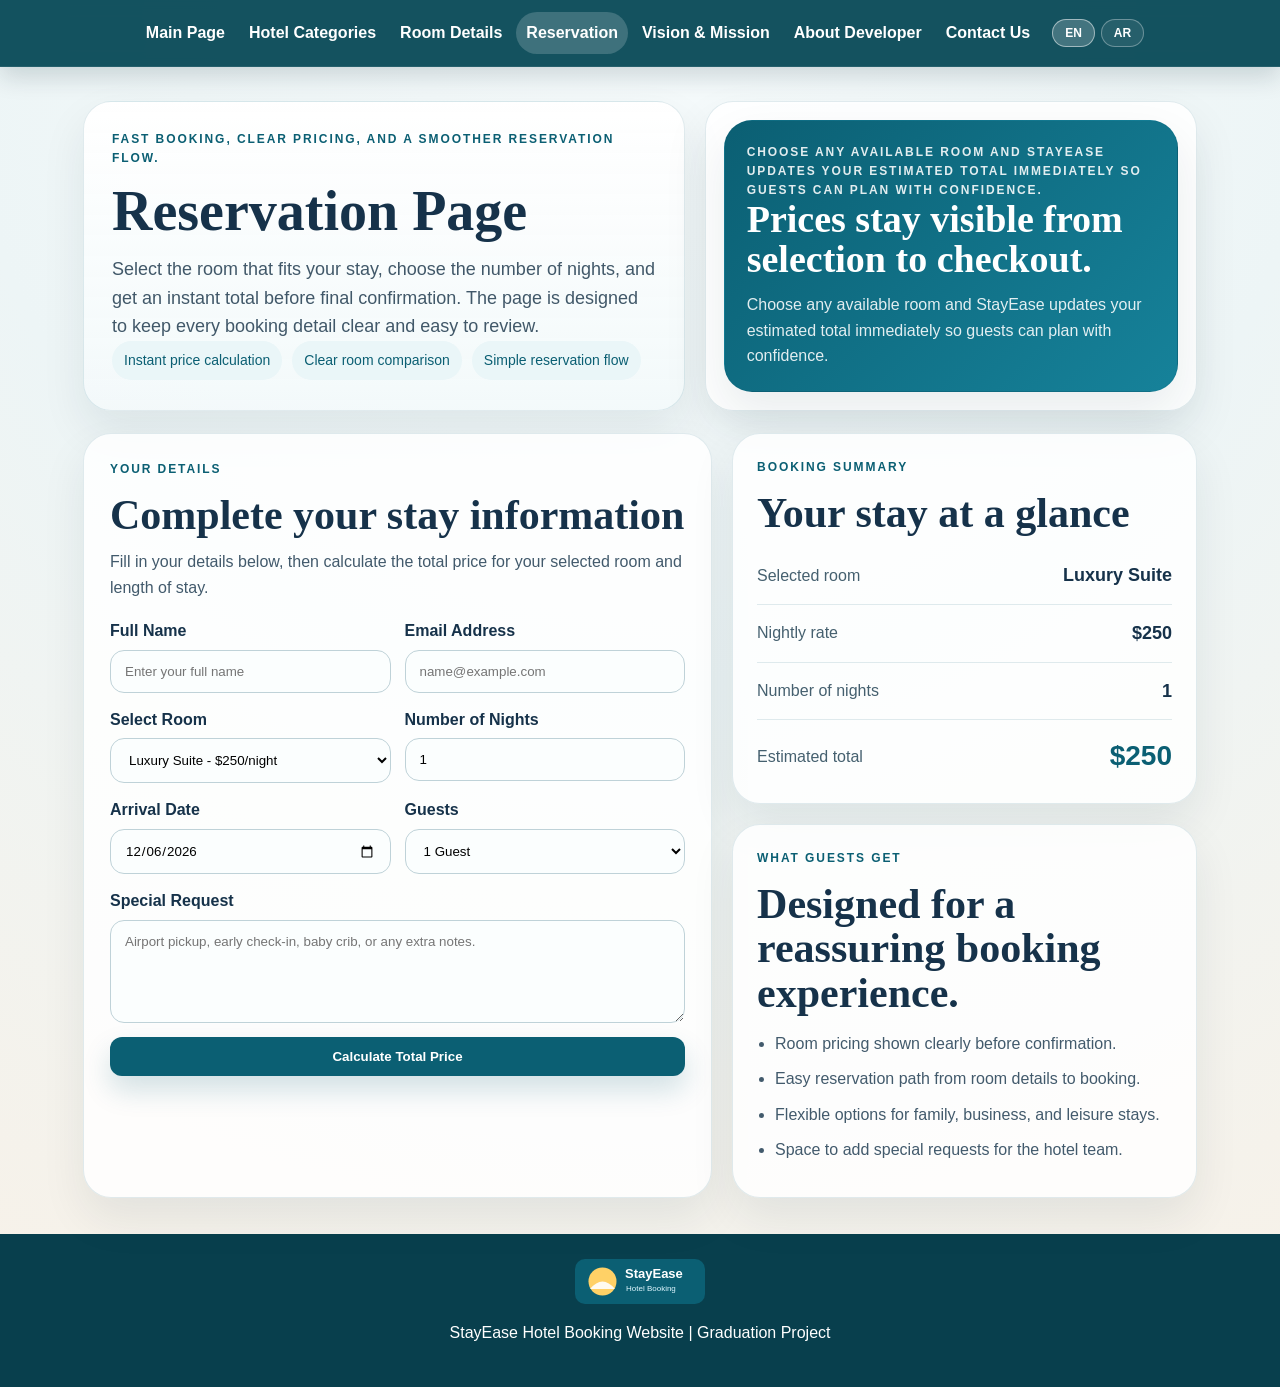
<file: reservation.html>
<?xml version="1.0" encoding="UTF-8"?>
<!DOCTYPE html PUBLIC "-//W3C//DTD XHTML 1.0 Transitional//EN" "http://www.w3.org/TR/xhtml1/DTD/xhtml1-transitional.dtd">
<html xmlns="http://www.w3.org/1999/xhtml" lang="en" xml:lang="en"><head><meta http-equiv="Content-Type" content="text/html; charset=UTF-8" /><meta name="viewport" content="width=device-width, initial-scale=1.0" /><meta http-equiv="Content-Security-Policy" content="default-src 'self'; img-src 'self' data:; script-src 'self'; style-src 'self' https://fonts.googleapis.com; font-src https://fonts.gstatic.com; connect-src 'none'; object-src 'none'; base-uri 'self'; form-action 'self'; upgrade-insecure-requests" /><meta name="referrer" content="no-referrer" /><title>Reservation</title><link rel="stylesheet" type="text/css" href="https://fonts.googleapis.com/css2?family=Cairo:wght@400;600;700&amp;family=Cormorant+Garamond:wght@600;700&amp;family=DM+Sans:wght@400;500;700&amp;display=swap" /><link rel="stylesheet" type="text/css" href="css/style.css" /></head><body class="reservation-page">
<nav class="navbar"><a href="index.html">Main Page</a><a href="categories.html">Hotel Categories</a><a href="rooms.html">Room Details</a><a class="active" href="reservation.html">Reservation</a><a href="vision-mission.html">Vision &amp; Mission</a><a href="about-developer.html">About Developer</a><a href="contact.html">Contact Us</a></nav>
<header class="page-hero reservation-hero">
<div class="page-hero-copy"><p class="eyebrow">Fast booking, clear pricing, and a smoother reservation flow.</p><h1>Reservation Page</h1><p class="page-lead">Select the room that fits your stay, choose the number of nights, and get an instant total before final confirmation. The page is designed to keep every booking detail clear and easy to review.</p><div class="hero-points"><span>Instant price calculation</span><span>Clear room comparison</span><span>Simple reservation flow</span></div></div>
<div class="page-hero-side"><div class="hero-note-card"><p class="section-label">Booking Note</p><h2>Prices stay visible from selection to checkout.</h2><p>Choose any available room and StayEase updates your estimated total immediately so guests can plan with confidence.</p></div></div>
</header>
<main class="page-main">
<section class="reservation-layout">
<section class="booking-card"><p class="section-label">Your Details</p><h2>Complete your stay information</h2><p class="card-intro">Fill in your details below, then calculate the total price for your selected room and length of stay.</p><form id="bookingForm" class="booking-form" action="#"><div class="field-grid"><label>Full Name<input type="text" id="name" required="required" minlength="2" maxlength="80" autocomplete="name" placeholder="Enter your full name" /></label><label>Email Address<input type="email" id="email" required="required" maxlength="120" autocomplete="email" inputmode="email" placeholder="name@example.com" /></label></div><div class="field-grid"><label>Select Room<select id="room"><option value="250">Luxury Suite - $250/night</option><option value="160">Business Room - $160/night</option><option value="190">Family Room - $190/night</option><option value="75">Budget Room - $75/night</option><option value="300">Beach Resort Villa - $300/night</option><option value="95">Standard Room - $95/night</option></select></label><label>Number of Nights<input type="number" id="nights" value="1" min="1" max="30" /></label></div><div class="field-grid"><label>Arrival Date<input type="date" id="arrivalDate" required="required" /></label><label>Guests<select id="guests"><option>1 Guest</option><option>2 Guests</option><option>3 Guests</option><option>4 Guests</option></select></label></div><label>Special Request<textarea id="request" rows="5" cols="30" maxlength="500" placeholder="Airport pickup, early check-in, baby crib, or any extra notes."></textarea></label><button type="button" class="btn" id="calculateTotalButton">Calculate Total Price</button></form><p id="message" class="status-message" role="status" aria-live="polite"></p></section>
<aside class="booking-sidebar"><section class="summary-card"><p class="section-label">Booking Summary</p><h2>Your stay at a glance</h2><div class="summary-row"><span>Selected room</span><strong id="selectedRoom">Luxury Suite</strong></div><div class="summary-row"><span>Nightly rate</span><strong id="nightlyRate">$250</strong></div><div class="summary-row"><span>Number of nights</span><strong id="stayNights">1</strong></div><div class="summary-row total-row"><span>Estimated total</span><strong id="total">$250</strong></div></section><section class="benefits-card"><p class="section-label">What Guests Get</p><h2>Designed for a reassuring booking experience.</h2><ul class="benefits-list"><li>Room pricing shown clearly before confirmation.</li><li>Easy reservation path from room details to booking.</li><li>Flexible options for family, business, and leisure stays.</li><li>Space to add special requests for the hotel team.</li></ul></section></aside>
</section>
</main>
<script type="text/javascript" src="js/i18n.js"></script><script type="text/javascript" src="js/script.js"></script><footer><img src="images/logo.svg" alt="StayEase logo" class="footer-logo" /><p>StayEase Hotel Booking Website | Graduation Project</p></footer></body></html>
</file>
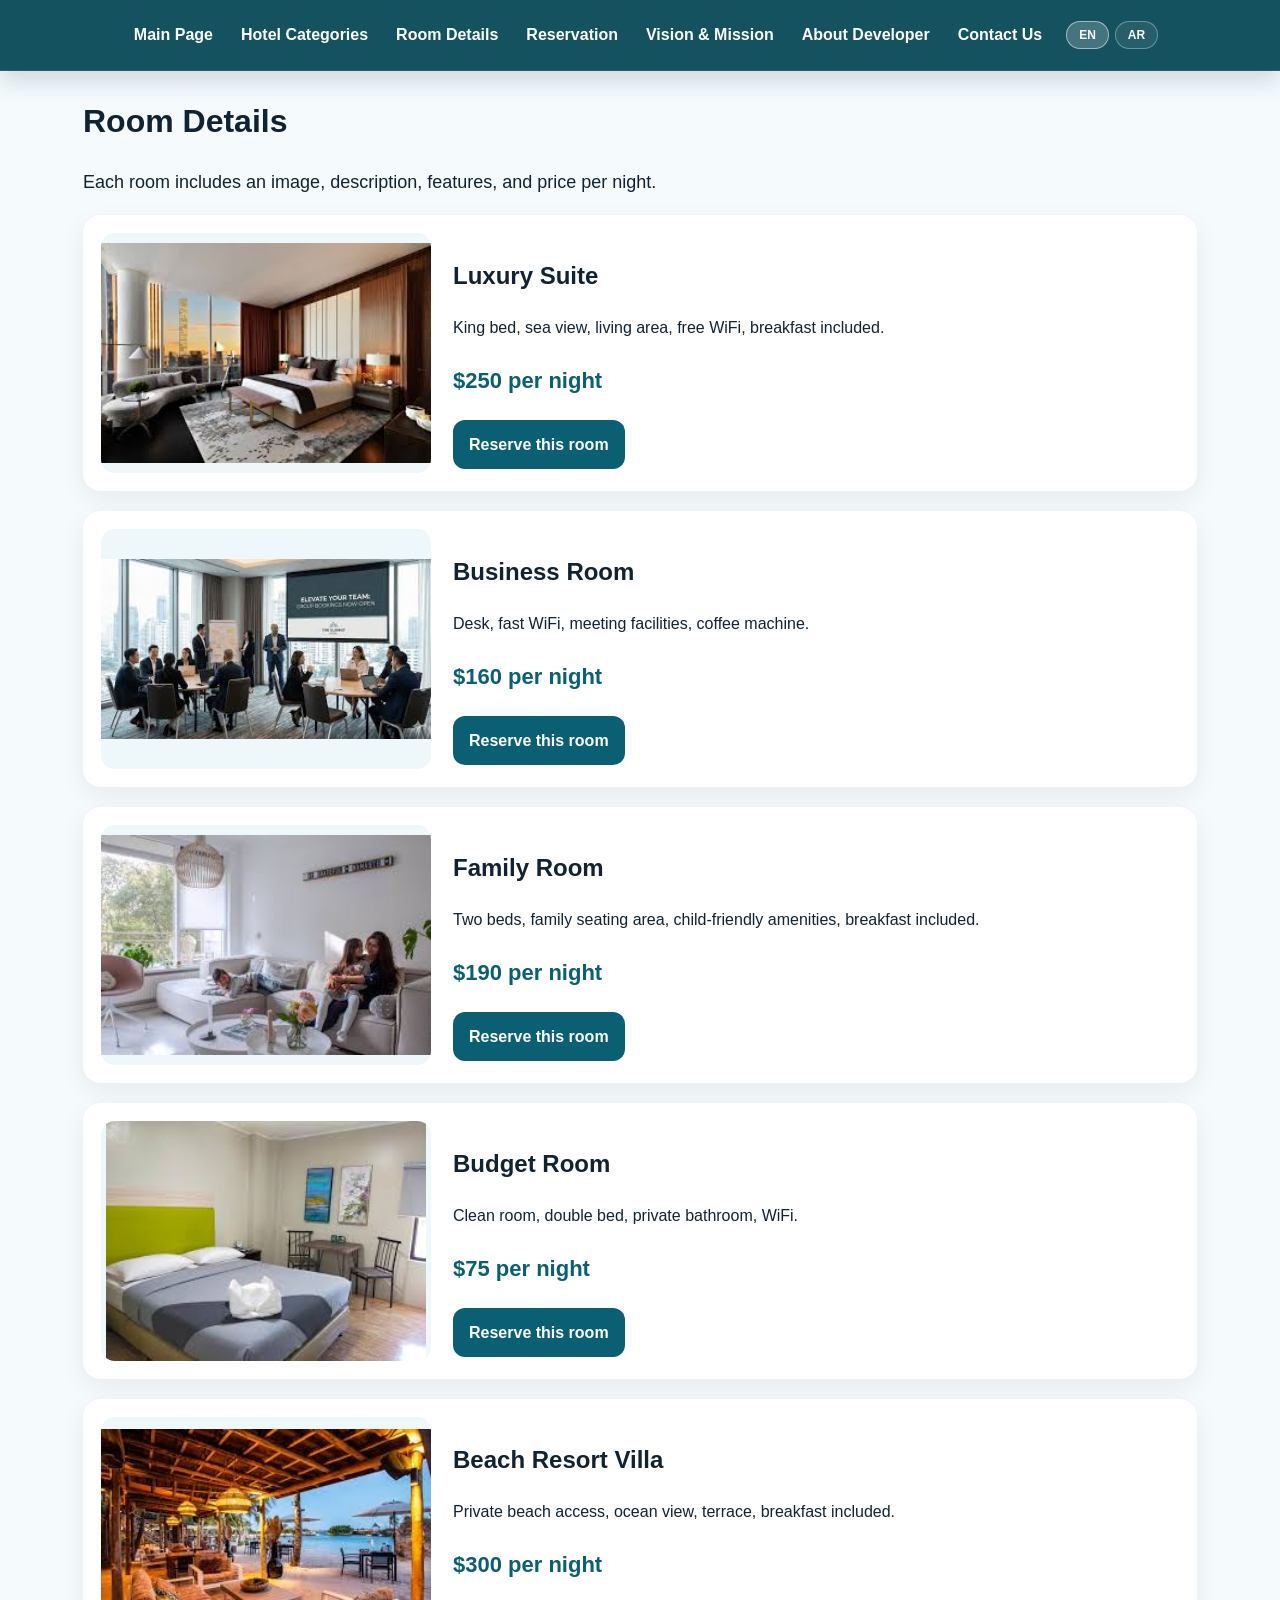
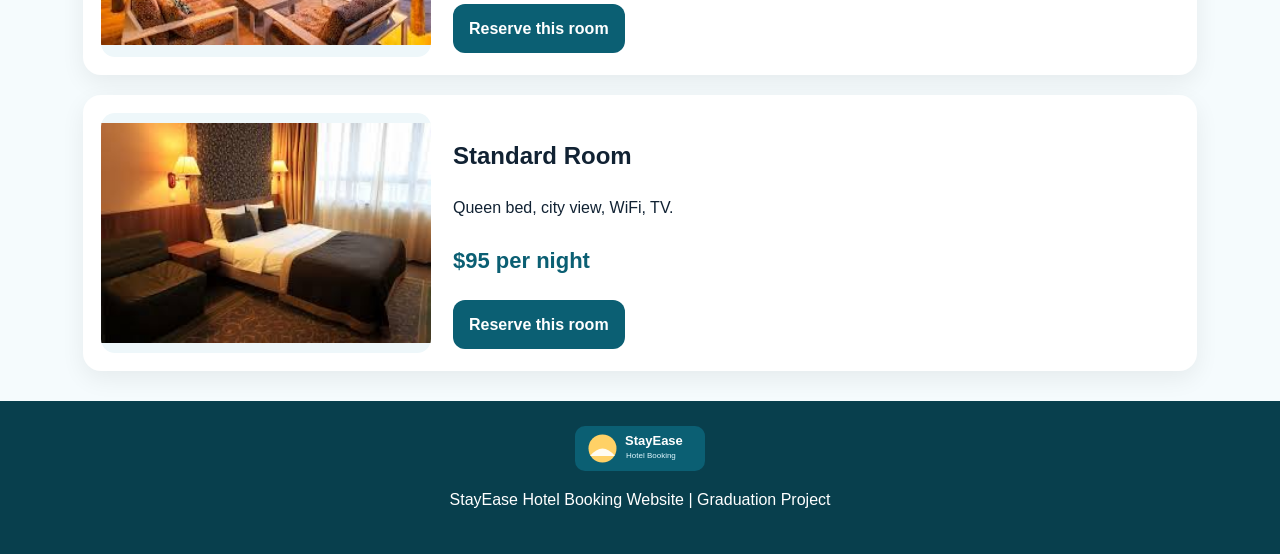
<file: rooms.html>
<?xml version="1.0" encoding="UTF-8"?><!DOCTYPE html PUBLIC "-//W3C//DTD XHTML 1.0 Transitional//EN" "http://www.w3.org/TR/xhtml1/DTD/xhtml1-transitional.dtd"><html xmlns="http://www.w3.org/1999/xhtml" lang="en" xml:lang="en"><head><meta http-equiv="Content-Type" content="text/html; charset=UTF-8" /><meta name="viewport" content="width=device-width, initial-scale=1.0" /><meta http-equiv="Content-Security-Policy" content="default-src 'self'; img-src 'self' data:; script-src 'self'; style-src 'self' https://fonts.googleapis.com; font-src https://fonts.gstatic.com; connect-src 'none'; object-src 'none'; base-uri 'self'; form-action 'self'; upgrade-insecure-requests" /><meta name="referrer" content="no-referrer" /><title>Room Details</title><link rel="stylesheet" type="text/css" href="https://fonts.googleapis.com/css2?family=Cairo:wght@400;600;700&amp;family=Cormorant+Garamond:wght@600;700&amp;family=DM+Sans:wght@400;500;700&amp;display=swap" /><link rel="stylesheet" type="text/css" href="css/style.css" /></head><body class="rooms-page"><nav class="navbar"><a href="index.html">Main Page</a><a href="categories.html">Hotel Categories</a><a href="rooms.html">Room Details</a><a href="reservation.html">Reservation</a><a href="vision-mission.html">Vision &amp; Mission</a><a href="about-developer.html">About Developer</a><a href="contact.html">Contact Us</a></nav>
<main><h1>Room Details</h1><p class="intro">Each room includes an image, description, features, and price per night.</p><div class="room-list">
<div class="room" id="luxury"><img src="images/luxury-room.jpg" alt="Luxury Suite" /><div><h2>Luxury Suite</h2><p>King bed, sea view, living area, free WiFi, breakfast included.</p><p class="price">$250 per night</p><a class="btn" href="reservation.html?room=luxury&amp;price=250">Reserve this room</a></div></div>
<div class="room" id="business"><img src="images/business-meeting.jpg" alt="Business Room" /><div><h2>Business Room</h2><p>Desk, fast WiFi, meeting facilities, coffee machine.</p><p class="price">$160 per night</p><a class="btn" href="reservation.html?room=business&amp;price=160">Reserve this room</a></div></div>
<div class="room" id="family"><img src="images/family-room.jpg" alt="Family Room" /><div><h2>Family Room</h2><p>Two beds, family seating area, child-friendly amenities, breakfast included.</p><p class="price">$190 per night</p><a class="btn" href="reservation.html?room=family&amp;price=190">Reserve this room</a></div></div>
<div class="room" id="budget"><img src="images/budget-room.jpg" alt="Budget Room" /><div><h2>Budget Room</h2><p>Clean room, double bed, private bathroom, WiFi.</p><p class="price">$75 per night</p><a class="btn" href="reservation.html?room=budget&amp;price=75">Reserve this room</a></div></div>
<div class="room" id="beach"><img src="images/beach-lounge.jpg" alt="Beach Resort Villa" /><div><h2>Beach Resort Villa</h2><p>Private beach access, ocean view, terrace, breakfast included.</p><p class="price">$300 per night</p><a class="btn" href="reservation.html?room=beach&amp;price=300">Reserve this room</a></div></div>
<div class="room" id="standard"><img src="images/room-standard.jpg" alt="Standard Room" /><div><h2>Standard Room</h2><p>Queen bed, city view, WiFi, TV.</p><p class="price">$95 per night</p><a class="btn" href="reservation.html?room=standard&amp;price=95">Reserve this room</a></div></div>
</div></main><script type="text/javascript" src="js/i18n.js"></script><footer><img src="images/logo.svg" alt="StayEase logo" class="footer-logo" /><p>StayEase Hotel Booking Website | Graduation Project</p></footer></body></html>
</file>
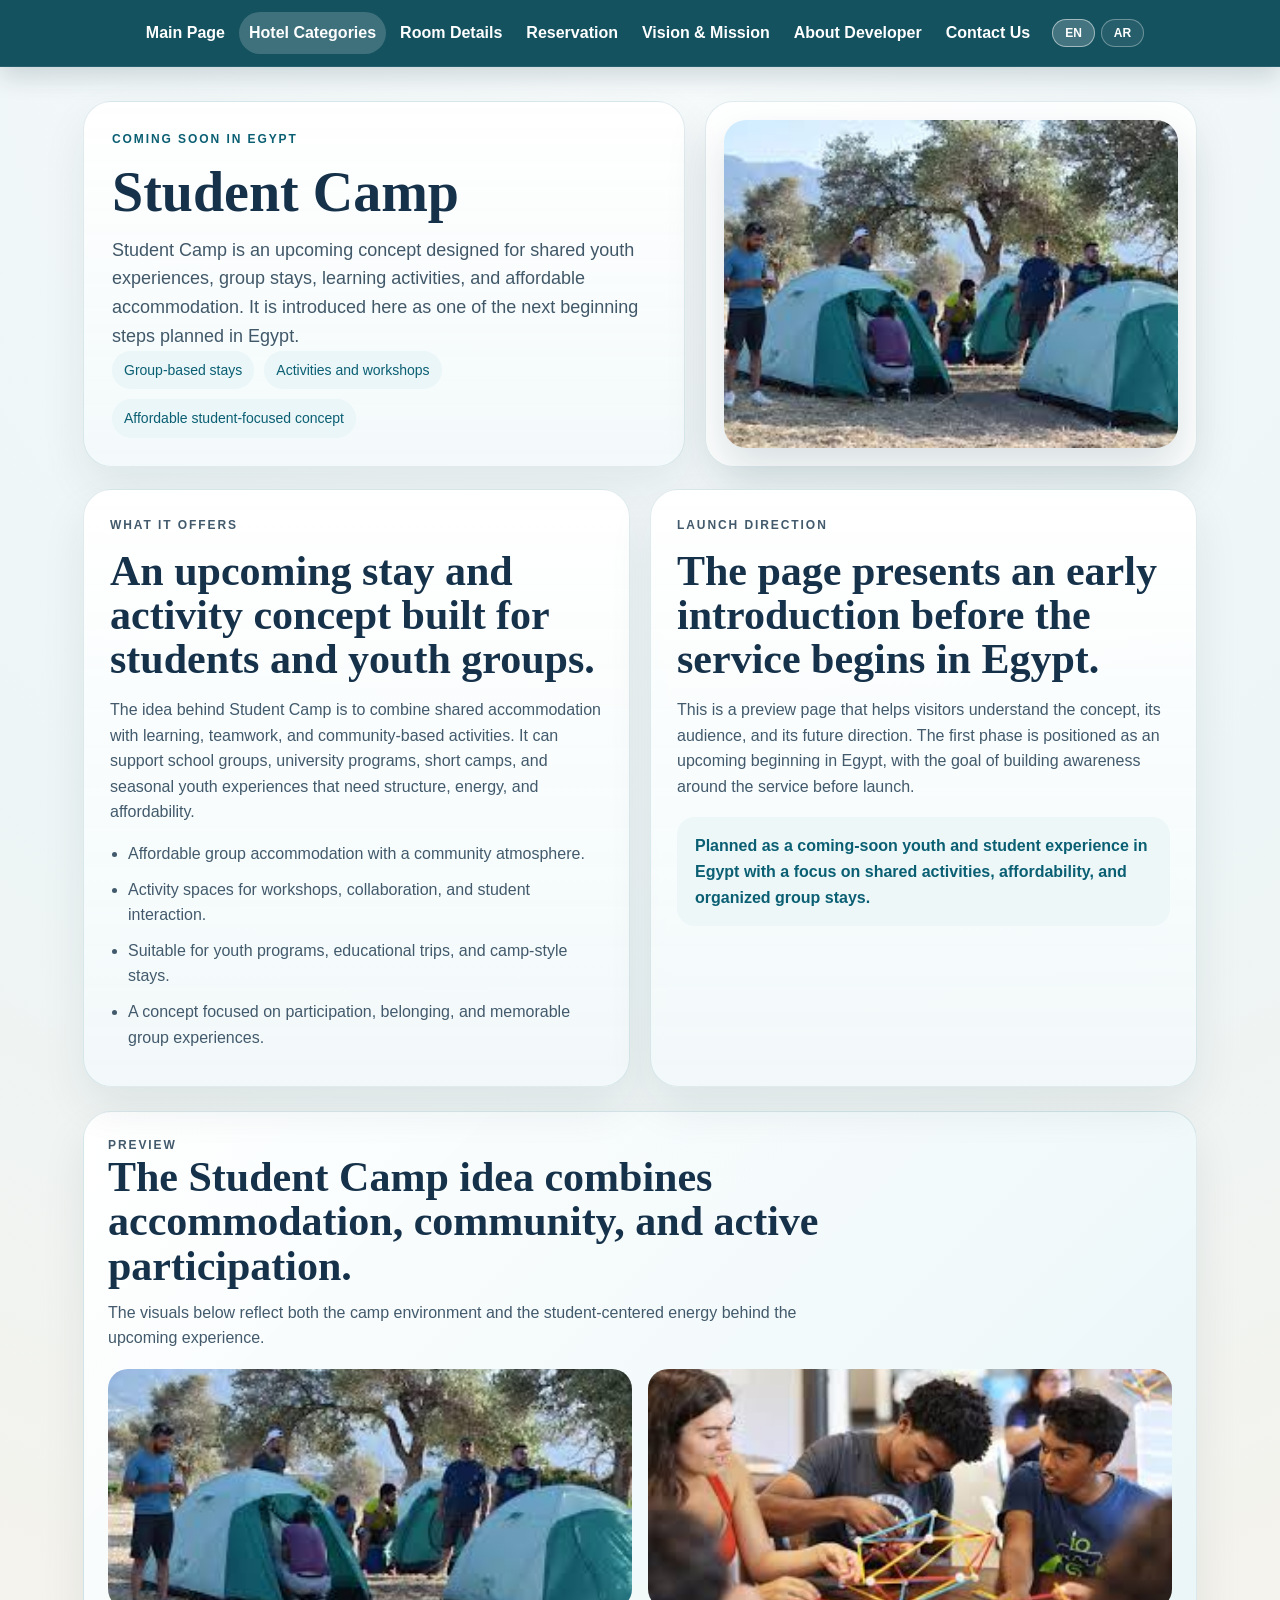
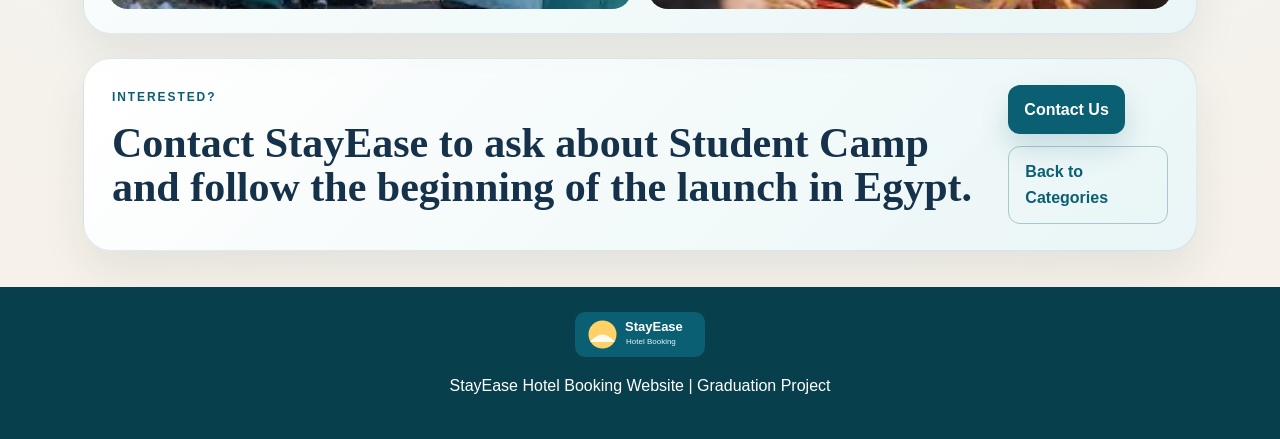
<file: student-camp.html>
<?xml version="1.0" encoding="UTF-8"?>
<!DOCTYPE html PUBLIC "-//W3C//DTD XHTML 1.0 Transitional//EN" "http://www.w3.org/TR/xhtml1/DTD/xhtml1-transitional.dtd">
<html xmlns="http://www.w3.org/1999/xhtml" lang="en" xml:lang="en"><head><meta http-equiv="Content-Type" content="text/html; charset=UTF-8" /><meta name="viewport" content="width=device-width, initial-scale=1.0" /><meta http-equiv="Content-Security-Policy" content="default-src 'self'; img-src 'self' data:; script-src 'self'; style-src 'self' https://fonts.googleapis.com; font-src https://fonts.gstatic.com; connect-src 'none'; object-src 'none'; base-uri 'self'; form-action 'self'; upgrade-insecure-requests" /><meta name="referrer" content="no-referrer" /><title>Student Camp | Coming Soon in Egypt</title><link rel="stylesheet" type="text/css" href="https://fonts.googleapis.com/css2?family=Cairo:wght@400;600;700&amp;family=Cormorant+Garamond:wght@600;700&amp;family=DM+Sans:wght@400;500;700&amp;display=swap" /><link rel="stylesheet" type="text/css" href="css/style.css" /></head><body class="service-page student-page">
<nav class="navbar"><a href="index.html">Main Page</a><a class="active" href="categories.html">Hotel Categories</a><a href="rooms.html">Room Details</a><a href="reservation.html">Reservation</a><a href="vision-mission.html">Vision &amp; Mission</a><a href="about-developer.html">About Developer</a><a href="contact.html">Contact Us</a></nav>
<header class="page-hero service-hero">
<div class="page-hero-copy"><p class="eyebrow">Coming Soon in Egypt</p><h1>Student Camp</h1><p class="page-lead">Student Camp is an upcoming concept designed for shared youth experiences, group stays, learning activities, and affordable accommodation. It is introduced here as one of the next beginning steps planned in Egypt.</p><div class="hero-points"><span>Group-based stays</span><span>Activities and workshops</span><span>Affordable student-focused concept</span></div></div>
<div class="page-hero-side"><img src="images/student-camp-main.jpg" alt="Student Camp outdoor preview" class="service-hero-image" /></div>
</header>
<main class="page-main service-main">
<section class="service-layout">
<article class="service-card"><p class="section-label">What It Offers</p><h2>An upcoming stay and activity concept built for students and youth groups.</h2><p>The idea behind Student Camp is to combine shared accommodation with learning, teamwork, and community-based activities. It can support school groups, university programs, short camps, and seasonal youth experiences that need structure, energy, and affordability.</p><ul class="service-list"><li>Affordable group accommodation with a community atmosphere.</li><li>Activity spaces for workshops, collaboration, and student interaction.</li><li>Suitable for youth programs, educational trips, and camp-style stays.</li><li>A concept focused on participation, belonging, and memorable group experiences.</li></ul></article>
<article class="service-card service-side-card"><p class="section-label">Launch Direction</p><h2>The page presents an early introduction before the service begins in Egypt.</h2><p>This is a preview page that helps visitors understand the concept, its audience, and its future direction. The first phase is positioned as an upcoming beginning in Egypt, with the goal of building awareness around the service before launch.</p><div class="service-highlight">Planned as a coming-soon youth and student experience in Egypt with a focus on shared activities, affordability, and organized group stays.</div></article>
</section>
<section class="service-gallery-card"><div class="section-heading"><p class="section-label">Preview</p><h2>The Student Camp idea combines accommodation, community, and active participation.</h2><p>The visuals below reflect both the camp environment and the student-centered energy behind the upcoming experience.</p></div><div class="service-gallery"><img src="images/student-camp-main.jpg" alt="Student camp tent area" /><img src="images/student-camp-gallery.jpg" alt="Student workshop activity" /></div></section>
<section class="service-cta"><div><p class="section-label">Interested?</p><h2>Contact StayEase to ask about Student Camp and follow the beginning of the launch in Egypt.</h2></div><div class="cta-actions"><a class="btn" href="contact.html">Contact Us</a><a class="ghost-btn" href="categories.html">Back to Categories</a></div></section>
</main>
<script type="text/javascript" src="js/i18n.js"></script><footer><img src="images/logo.svg" alt="StayEase logo" class="footer-logo" /><p>StayEase Hotel Booking Website | Graduation Project</p></footer></body></html>
</file>
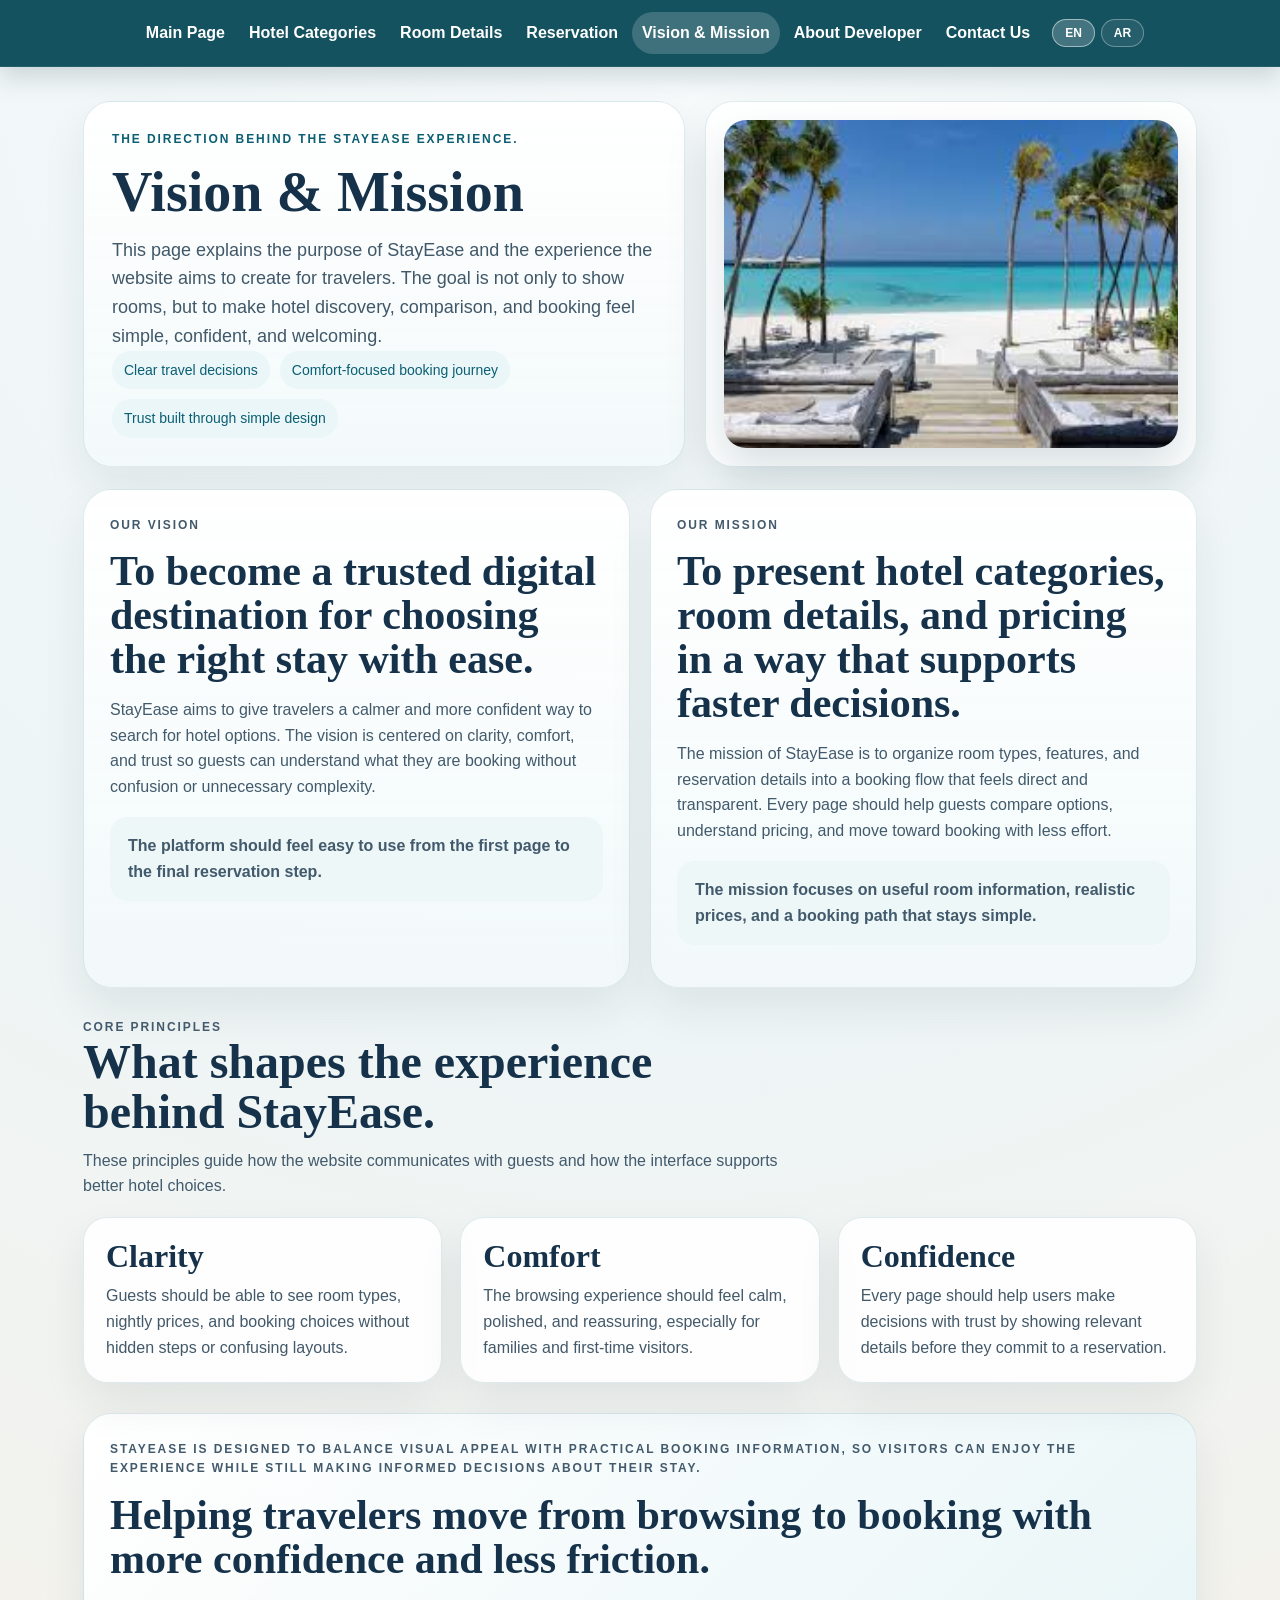
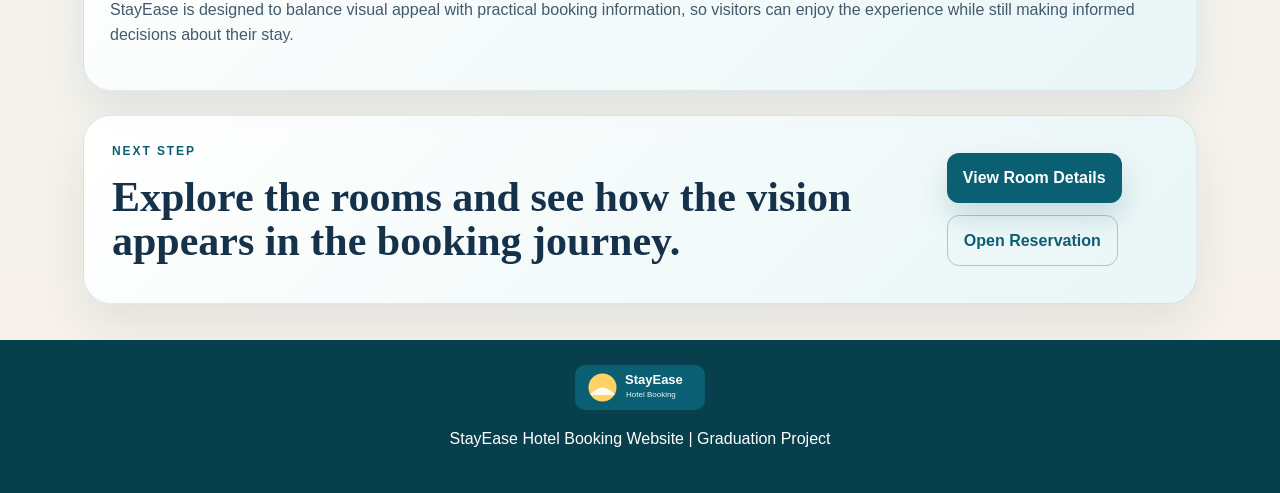
<file: vision-mission.html>
<?xml version="1.0" encoding="UTF-8"?>
<!DOCTYPE html PUBLIC "-//W3C//DTD XHTML 1.0 Transitional//EN" "http://www.w3.org/TR/xhtml1/DTD/xhtml1-transitional.dtd">
<html xmlns="http://www.w3.org/1999/xhtml" lang="en" xml:lang="en"><head><meta http-equiv="Content-Type" content="text/html; charset=UTF-8" /><meta name="viewport" content="width=device-width, initial-scale=1.0" /><meta http-equiv="Content-Security-Policy" content="default-src 'self'; img-src 'self' data:; script-src 'self'; style-src 'self' https://fonts.googleapis.com; font-src https://fonts.gstatic.com; connect-src 'none'; object-src 'none'; base-uri 'self'; form-action 'self'; upgrade-insecure-requests" /><meta name="referrer" content="no-referrer" /><title>Vision and Mission</title><link rel="stylesheet" type="text/css" href="https://fonts.googleapis.com/css2?family=Cairo:wght@400;600;700&amp;family=Cormorant+Garamond:wght@600;700&amp;family=DM+Sans:wght@400;500;700&amp;display=swap" /><link rel="stylesheet" type="text/css" href="css/style.css" /></head><body class="vision-page">
<nav class="navbar"><a href="index.html">Main Page</a><a href="categories.html">Hotel Categories</a><a href="rooms.html">Room Details</a><a href="reservation.html">Reservation</a><a class="active" href="vision-mission.html">Vision &amp; Mission</a><a href="about-developer.html">About Developer</a><a href="contact.html">Contact Us</a></nav>
<header class="page-hero vision-hero">
<div class="page-hero-copy"><p class="eyebrow">The direction behind the StayEase experience.</p><h1>Vision &amp; Mission</h1><p class="page-lead">This page explains the purpose of StayEase and the experience the website aims to create for travelers. The goal is not only to show rooms, but to make hotel discovery, comparison, and booking feel simple, confident, and welcoming.</p><div class="hero-points"><span>Clear travel decisions</span><span>Comfort-focused booking journey</span><span>Trust built through simple design</span></div></div>
<div class="page-hero-side"><img src="images/tropical-beach.jpg" alt="Tropical beach resort view" class="vision-hero-image" /></div>
</header>
<main class="page-main">
<section class="vision-layout">
<article class="vision-card"><p class="section-label">Our Vision</p><h2>To become a trusted digital destination for choosing the right stay with ease.</h2><p>StayEase aims to give travelers a calmer and more confident way to search for hotel options. The vision is centered on clarity, comfort, and trust so guests can understand what they are booking without confusion or unnecessary complexity.</p><p class="vision-highlight">The platform should feel easy to use from the first page to the final reservation step.</p></article>
<article class="vision-card mission-card"><p class="section-label">Our Mission</p><h2>To present hotel categories, room details, and pricing in a way that supports faster decisions.</h2><p>The mission of StayEase is to organize room types, features, and reservation details into a booking flow that feels direct and transparent. Every page should help guests compare options, understand pricing, and move toward booking with less effort.</p><p class="vision-highlight">The mission focuses on useful room information, realistic prices, and a booking path that stays simple.</p></article>
</section>
<section class="principles-section">
<div class="section-heading"><p class="section-label">Core Principles</p><h2>What shapes the experience behind StayEase.</h2><p>These principles guide how the website communicates with guests and how the interface supports better hotel choices.</p></div>
<div class="principles-grid">
<article class="principle-card"><h3>Clarity</h3><p>Guests should be able to see room types, nightly prices, and booking choices without hidden steps or confusing layouts.</p></article>
<article class="principle-card"><h3>Comfort</h3><p>The browsing experience should feel calm, polished, and reassuring, especially for families and first-time visitors.</p></article>
<article class="principle-card"><h3>Confidence</h3><p>Every page should help users make decisions with trust by showing relevant details before they commit to a reservation.</p></article>
</div>
</section>
<section class="vision-quote-card"><p class="section-label">StayEase Promise</p><h2>Helping travelers move from browsing to booking with more confidence and less friction.</h2><p>StayEase is designed to balance visual appeal with practical booking information, so visitors can enjoy the experience while still making informed decisions about their stay.</p></section>
<section class="vision-cta"><div><p class="section-label">Next Step</p><h2>Explore the rooms and see how the vision appears in the booking journey.</h2></div><div class="cta-actions"><a class="btn" href="rooms.html">View Room Details</a><a class="ghost-btn" href="reservation.html">Open Reservation</a></div></section>
</main>
<script type="text/javascript" src="js/i18n.js"></script><footer><img src="images/logo.svg" alt="StayEase logo" class="footer-logo" /><p>StayEase Hotel Booking Website | Graduation Project</p></footer></body></html>
</file>
<file: css/style.css>
*{box-sizing:border-box}body{margin:0;font-family:Arial,Helvetica,sans-serif;background:#f5fbfd;color:#123;line-height:1.6}.hero{display:flex;gap:25px;align-items:center;justify-content:space-between;padding:35px;background:linear-gradient(135deg,#e8fbff,#fff3d4)}.hero-text{max-width:560px}.logo{width:190px;height:auto}.hero h1{font-size:44px;margin:15px 0 8px}.hero-img{width:48%;max-height:360px;object-fit:contain;border-radius:22px;background:#fff;box-shadow:0 10px 30px #0002}.navbar{position:sticky;top:0;z-index:5;background:#0b5f73;padding:12px;text-align:center}.navbar a{color:white;text-decoration:none;margin:7px 10px;display:inline-block;font-weight:bold}.navbar a:hover{text-decoration:underline}main{max-width:1150px;margin:25px auto;padding:0 18px}.card{background:white;border-radius:18px;padding:24px;margin:20px 0;box-shadow:0 8px 25px #0001}.big-logo{width:260px;max-width:100%}.footer-logo{width:130px}.link-grid,.grid{display:grid;grid-template-columns:repeat(auto-fit,minmax(210px,1fr));gap:18px}.link-grid a,.btn{background:#0b5f73;color:white;text-decoration:none;border:0;border-radius:12px;padding:12px 16px;display:inline-block;cursor:pointer;font-weight:bold}.category{background:white;border-radius:18px;padding:15px;text-decoration:none;color:#123;box-shadow:0 8px 25px #0001;transition:.2s}.category:hover{transform:translateY(-4px)}.category img{width:100%;height:210px;object-fit:contain;background:#eef7fa;border-radius:14px}.intro{font-size:18px}.room-list{display:grid;gap:20px}.room{display:grid;grid-template-columns:330px 1fr;gap:22px;align-items:center;background:white;border-radius:18px;padding:18px;box-shadow:0 8px 25px #0001}.room img{width:100%;height:240px;object-fit:contain;background:#eef7fa;border-radius:14px}.price{font-size:22px;font-weight:bold;color:#0b5f73}.wide-img{width:100%;max-height:390px;object-fit:contain;background:#eef7fa;border-radius:16px}label{display:block;margin:12px 0;font-weight:bold}input,select,textarea{display:block;width:100%;padding:12px;margin-top:6px;border:1px solid #aac;border-radius:10px}footer{text-align:center;padding:25px;background:#083f4d;color:white;margin-top:30px}@media(max-width:760px){.hero{display:block}.hero-img{width:100%;margin-top:20px}.hero h1{font-size:32px}.room{grid-template-columns:1fr}.navbar{position:static}}
.status-message:empty{display:none}
.home-page{font-family:"DM Sans",Arial,Helvetica,sans-serif;background:radial-gradient(circle at top,#f8fbff 0,#eef6f8 42%,#f9f4ea 100%)}.home-page h1,.home-page h2,.home-page h3{font-family:"Cormorant Garamond",Georgia,serif;color:#12304a;line-height:1.05}.home-page .navbar{background:rgba(6,72,86,.94);backdrop-filter:blur(10px)}.home-page .navbar a{padding:8px 10px;border-radius:999px;transition:background .2s ease,color .2s ease}.home-page .navbar a:hover,.home-page .navbar a.active{background:rgba(255,255,255,.18);text-decoration:none}.home-hero{max-width:1150px;margin:0 auto;padding:34px 18px 10px;display:grid;grid-template-columns:minmax(0,1.1fr) minmax(320px,.9fr);gap:26px;align-items:stretch}.hero-panel{display:grid;grid-template-columns:minmax(0,1.2fr) 210px;gap:18px}.hero-copy,.hero-stats,.feature-card,.spotlight-card,.step-card,.info-card,.cta-strip{background:rgba(255,255,255,.82);border:1px solid rgba(11,95,115,.12);box-shadow:0 20px 45px rgba(7,39,49,.08)}.hero-copy{padding:28px;border-radius:28px;background:linear-gradient(180deg,rgba(255,255,255,.96) 0,rgba(245,251,253,.9) 100%)}.eyebrow,.section-label,.mini-badge{margin:0 0 14px;color:#0b5f73;font-size:12px;font-weight:700;letter-spacing:.16em;text-transform:uppercase}.hero-lead{max-width:50ch;font-size:18px;color:#3d5568}.hero-actions{display:flex;flex-wrap:wrap;gap:12px;margin:24px 0 18px}.ghost-btn{display:inline-block;padding:12px 16px;border-radius:12px;border:1px solid rgba(11,95,115,.3);color:#0b5f73;background:transparent;text-decoration:none;font-weight:700}.ghost-btn:hover{background:rgba(11,95,115,.08)}.hero-points{display:flex;flex-wrap:wrap;gap:10px}.hero-points span{padding:8px 12px;border-radius:999px;background:#eaf6f8;color:#0b5f73;font-size:14px;font-weight:500}.hero-stats{border-radius:24px;padding:18px;display:grid;gap:12px;align-content:start;background:linear-gradient(180deg,#0b5f73 0,#0e7486 100%)}.stat-card{padding:14px;border-radius:18px;background:rgba(255,255,255,.1);color:#fff}.stat-card strong{display:block;font-size:34px;line-height:1;font-family:"Cormorant Garamond",Georgia,serif}.stat-card span{display:block;margin-top:8px;font-size:14px;color:rgba(255,255,255,.86)}.hero-visual{display:grid;grid-template-rows:minmax(300px,1fr) auto;gap:16px}.hero-showcase,.hero-thumb,.feature-card img,.spotlight-card img{width:100%;border-radius:26px;object-fit:cover}.hero-showcase{height:100%;min-height:390px;background:#dfeff2;box-shadow:0 22px 40px rgba(8,48,61,.12)}.hero-stack{display:grid;grid-template-columns:1fr 1fr;gap:16px}.hero-thumb{height:180px;background:#e9f4f6;box-shadow:0 18px 34px rgba(8,48,61,.08)}.home-main{margin:6px auto 0}.home-section{margin:22px 0 30px}.section-heading{margin-bottom:18px;max-width:720px}.section-heading h2,.info-card h2,.cta-strip h2{margin:0 0 10px;font-size:48px}.section-heading p,.info-card p{margin:0;color:#43596a}.feature-grid,.spotlight-grid,.steps-grid,.quick-links{display:grid;gap:18px}.feature-grid{grid-template-columns:repeat(3,minmax(0,1fr))}.feature-card{padding:16px;border-radius:24px;transition:transform .22s ease,box-shadow .22s ease}.feature-card:hover,.spotlight-card:hover,.step-card:hover{transform:translateY(-5px);box-shadow:0 24px 45px rgba(8,48,61,.14)}.feature-card img{height:220px;margin-bottom:16px;background:#eef6f8}.feature-card h3,.spotlight-card h3,.step-card h3{margin:0 0 10px;font-size:32px}.feature-card p,.spotlight-card p,.step-card p{margin:0 0 14px;color:#43596a}.feature-card a,.text-link{color:#0b5f73;font-weight:700;text-decoration:none}.feature-card a:hover,.text-link:hover{text-decoration:underline}.spotlight-grid{grid-template-columns:repeat(3,minmax(0,1fr))}.spotlight-card{overflow:hidden;border-radius:24px}.spotlight-card img{height:235px;background:#ebf4f6}.spotlight-copy{padding:18px}.mini-badge{margin-bottom:10px}.spotlight-meta{display:flex;align-items:center;justify-content:space-between;gap:12px;margin-top:18px}.spotlight-meta span{font-weight:700;color:#0b5f73}.spotlight-meta a{padding:10px 14px;border-radius:12px;background:#0b5f73;color:#fff;text-decoration:none;font-weight:700}.steps-grid{grid-template-columns:repeat(3,minmax(0,1fr))}.step-card{padding:22px;border-radius:24px}.step-number{display:inline-flex;align-items:center;justify-content:center;width:52px;height:52px;margin-bottom:18px;border-radius:16px;background:linear-gradient(135deg,#0b5f73,#49a6b5);color:#fff;font-weight:700}.info-split{display:grid;grid-template-columns:1fr 1fr;gap:18px}.info-card{padding:24px;border-radius:26px}.quick-links{grid-template-columns:repeat(2,minmax(0,1fr));margin-top:18px}.quick-links a{padding:14px 16px;border-radius:16px;background:#edf6f7;color:#12304a;text-decoration:none;font-weight:700}.quick-links a:hover{background:#dbeef1}.contact-note{margin-top:18px}.cta-strip{display:flex;align-items:center;justify-content:space-between;gap:20px;padding:26px 28px;border-radius:28px;background:linear-gradient(135deg,rgba(255,255,255,.92) 0,rgba(231,246,248,.95) 100%)}.cta-strip h2{max-width:12ch}.cta-actions{display:flex;flex-wrap:wrap;gap:12px}.home-page footer{margin-top:18px;background:#083f4d}.home-page .btn{background:#0b5f73;box-shadow:0 14px 28px rgba(11,95,115,.2)}.home-page .btn:hover{background:#094d5d}@media(max-width:980px){.home-hero,.feature-grid,.spotlight-grid,.steps-grid,.info-split{grid-template-columns:1fr}.hero-panel{grid-template-columns:1fr}.hero-showcase{min-height:320px}.section-heading h2,.info-card h2,.cta-strip h2{font-size:40px}.cta-strip{display:block}.cta-actions{margin-top:18px}}@media(max-width:760px){.home-page .navbar a{margin:4px 6px}.home-hero{padding-top:20px}.hero-copy,.hero-stats,.info-card,.cta-strip,.feature-card,.step-card,.spotlight-copy{padding:20px}.hero-showcase{min-height:260px}.hero-stack{grid-template-columns:1fr}.hero-thumb,.feature-card img,.spotlight-card img{height:200px}.section-heading h2,.info-card h2,.cta-strip h2{font-size:32px}.feature-card h3,.spotlight-card h3,.step-card h3{font-size:28px}.quick-links{grid-template-columns:1fr}.spotlight-meta{align-items:flex-start;flex-direction:column}.cta-actions .btn,.cta-actions .ghost-btn,.hero-actions .btn,.hero-actions .ghost-btn{width:100%;text-align:center}}
.reservation-page,.contact-page{font-family:"DM Sans",Arial,Helvetica,sans-serif;background:radial-gradient(circle at top,#f6fbfc 0,#edf5f6 45%,#f8f1e7 100%)}.reservation-page h1,.reservation-page h2,.reservation-page h3,.contact-page h1,.contact-page h2,.contact-page h3{font-family:"Cormorant Garamond",Georgia,serif;color:#16324a;line-height:1.05}.reservation-page .navbar,.contact-page .navbar{background:rgba(6,72,86,.94);backdrop-filter:blur(10px)}.reservation-page .navbar a,.contact-page .navbar a{padding:8px 10px;border-radius:999px;transition:background .2s ease,color .2s ease}.reservation-page .navbar a:hover,.reservation-page .navbar a.active,.contact-page .navbar a:hover,.contact-page .navbar a.active{background:rgba(255,255,255,.18);text-decoration:none}.page-hero{max-width:1150px;margin:0 auto;padding:34px 18px 12px;display:grid;grid-template-columns:minmax(0,1.1fr) minmax(280px,.9fr);gap:20px;align-items:stretch}.page-hero-copy,.page-hero-side,.booking-card,.summary-card,.benefits-card,.contact-info-card,.contact-form-card,.hero-note-card{background:rgba(255,255,255,.84);border:1px solid rgba(11,95,115,.12);box-shadow:0 20px 45px rgba(7,39,49,.08);border-radius:28px}.page-hero-copy{padding:28px;background:linear-gradient(180deg,rgba(255,255,255,.96) 0,rgba(243,249,250,.9) 100%)}.page-hero-copy h1{margin:0 0 14px;font-size:56px}.page-lead{margin:0;max-width:56ch;font-size:18px;color:#415869}.page-hero-side{padding:18px;display:flex;align-items:stretch}.hero-note-card{padding:22px;width:100%;background:linear-gradient(135deg,#0b5f73 0,#16829a 100%);color:#fff}.hero-note-card h2{margin:0 0 12px;font-size:38px;color:#fff}.hero-note-card p{margin:0;color:rgba(255,255,255,.88)}.contact-hero-image{width:100%;height:100%;min-height:290px;object-fit:cover;border-radius:22px;box-shadow:0 20px 40px rgba(8,48,61,.14)}.page-main{max-width:1150px;margin:0 auto;padding:0 18px 18px}.reservation-layout,.contact-layout{display:grid;gap:20px;margin:10px 0 0}.reservation-layout{grid-template-columns:minmax(0,1.15fr) minmax(280px,.85fr)}.booking-card,.contact-info-card,.contact-form-card{padding:26px}.booking-sidebar{display:grid;gap:20px;align-content:start}.summary-card,.benefits-card{padding:24px}.booking-card h2,.summary-card h2,.benefits-card h2,.contact-info-card h2,.contact-form-card h2{margin:0 0 12px;font-size:42px}.card-intro{margin:0 0 18px;color:#425a6c}.booking-form,.contact-form{display:grid;gap:14px}.field-grid{display:grid;grid-template-columns:repeat(2,minmax(0,1fr));gap:14px}.booking-form label,.contact-form label{margin:0;color:#16324a}.reservation-page input,.reservation-page select,.reservation-page textarea,.contact-page input,.contact-page textarea{padding:13px 14px;border:1px solid #bfd2d8;border-radius:14px;background:#fbfefe;font-family:"DM Sans",Arial,Helvetica,sans-serif}.reservation-page input:focus,.reservation-page select:focus,.reservation-page textarea:focus,.contact-page input:focus,.contact-page textarea:focus{outline:none;border-color:#0b5f73;box-shadow:0 0 0 4px rgba(11,95,115,.09)}.reservation-page .btn,.contact-page .btn{background:#0b5f73;box-shadow:0 14px 28px rgba(11,95,115,.18)}.reservation-page .btn:hover,.contact-page .btn:hover{background:#094d5d}.summary-row{display:flex;align-items:center;justify-content:space-between;gap:12px;padding:14px 0;border-bottom:1px solid rgba(11,95,115,.12);color:#45606f}.summary-row strong{color:#16324a;font-size:18px}.summary-row.total-row{border-bottom:0;padding-bottom:0}.summary-row.total-row strong{font-size:28px;color:#0b5f73}.benefits-list{margin:16px 0 0;padding-left:18px;color:#425a6c}.benefits-list li{margin-bottom:10px}.status-message{margin:16px 0 0;padding:14px 16px;border-radius:14px;font-weight:500}.status-message.success{background:#e8f7ef;color:#17633d;border:1px solid #b9e3c9}.status-message.error{background:#fff1ef;color:#a44335;border:1px solid #f1c0b8}.contact-layout{grid-template-columns:minmax(0,1fr) minmax(0,1fr)}.contact-detail-grid{display:grid;grid-template-columns:repeat(2,minmax(0,1fr));gap:16px;margin-top:18px}.contact-detail{padding:18px;border-radius:20px;background:linear-gradient(180deg,#f7fbfc 0,#ecf5f6 100%);border:1px solid rgba(11,95,115,.1)}.contact-detail h3{margin:0 0 10px;font-size:28px}.contact-detail p{margin:0 0 8px;color:#0b5f73;font-weight:700}.contact-detail span{color:#4b6271}.contact-form-card{align-self:start}.reservation-page footer,.contact-page footer{margin-top:18px;background:#083f4d}@media(max-width:980px){.page-hero,.reservation-layout,.contact-layout,.field-grid,.contact-detail-grid{grid-template-columns:1fr}.page-hero-copy h1{font-size:44px}.booking-card h2,.summary-card h2,.benefits-card h2,.contact-info-card h2,.contact-form-card h2,.hero-note-card h2{font-size:34px}}@media(max-width:760px){.reservation-page .navbar a,.contact-page .navbar a{margin:4px 6px}.page-hero{padding-top:20px}.page-hero-copy,.booking-card,.summary-card,.benefits-card,.contact-info-card,.contact-form-card,.hero-note-card{padding:20px}.page-hero-copy h1{font-size:36px}.page-lead{font-size:16px}.summary-row{flex-direction:column;align-items:flex-start}.contact-hero-image{min-height:220px}}
.vision-page{font-family:"DM Sans",Arial,Helvetica,sans-serif;background:radial-gradient(circle at top,#f7fbfc 0,#eef5f6 46%,#f7f1e8 100%)}.vision-page h1,.vision-page h2,.vision-page h3{font-family:"Cormorant Garamond",Georgia,serif;color:#16324a;line-height:1.05}.vision-page .navbar{background:rgba(6,72,86,.94);backdrop-filter:blur(10px)}.vision-page .navbar a{padding:8px 10px;border-radius:999px;transition:background .2s ease,color .2s ease}.vision-page .navbar a:hover,.vision-page .navbar a.active{background:rgba(255,255,255,.18);text-decoration:none}.vision-hero-image{width:100%;height:100%;min-height:300px;object-fit:cover;border-radius:22px;box-shadow:0 20px 40px rgba(8,48,61,.14)}.vision-layout{display:grid;grid-template-columns:repeat(2,minmax(0,1fr));gap:20px;margin:10px 0 30px}.vision-card,.principle-card,.vision-quote-card,.vision-cta{background:rgba(255,255,255,.84);border:1px solid rgba(11,95,115,.12);box-shadow:0 20px 45px rgba(7,39,49,.08)}.vision-card{padding:26px;border-radius:28px;background:linear-gradient(180deg,rgba(255,255,255,.96) 0,rgba(242,249,250,.9) 100%)}.vision-card h2,.vision-quote-card h2,.vision-cta h2{margin:0 0 14px;font-size:42px}.vision-card p,.vision-quote-card p,.principles-section .section-heading p{color:#425a6c}.vision-highlight{margin-top:18px;padding:16px 18px;border-radius:18px;background:#edf7f8;color:#0b5f73;font-weight:700}.principles-section{margin:0 0 30px}.principles-grid{display:grid;grid-template-columns:repeat(3,minmax(0,1fr));gap:18px}.principle-card{padding:22px;border-radius:24px;transition:transform .22s ease,box-shadow .22s ease}.principle-card:hover{transform:translateY(-5px);box-shadow:0 24px 45px rgba(8,48,61,.14)}.principle-card h3{margin:0 0 10px;font-size:32px}.principle-card p{margin:0;color:#43596a}.vision-quote-card{padding:26px;border-radius:28px;margin:0 0 24px;background:linear-gradient(135deg,rgba(255,255,255,.94) 0,rgba(232,245,247,.95) 100%)}.vision-cta{display:flex;align-items:center;justify-content:space-between;gap:20px;padding:26px 28px;border-radius:28px;background:linear-gradient(135deg,rgba(255,255,255,.94) 0,rgba(232,245,247,.95) 100%)}.vision-page .btn{background:#0b5f73;box-shadow:0 14px 28px rgba(11,95,115,.18)}.vision-page .btn:hover{background:#094d5d}.vision-page footer{margin-top:18px;background:#083f4d}@media(max-width:980px){.vision-layout,.principles-grid{grid-template-columns:1fr}.vision-card h2,.vision-quote-card h2,.vision-cta h2{font-size:34px}.vision-cta{display:block}.vision-cta .cta-actions{margin-top:18px}}@media(max-width:760px){.vision-page .navbar a{margin:4px 6px}.vision-card,.vision-quote-card,.vision-cta{padding:20px}.vision-hero-image{min-height:220px}.vision-card h2,.vision-quote-card h2,.vision-cta h2{font-size:30px}.principle-card h3{font-size:28px}.vision-cta .btn,.vision-cta .ghost-btn{width:100%;text-align:center}}
.categories-page,.service-page{font-family:"DM Sans",Arial,Helvetica,sans-serif;background:radial-gradient(circle at top,#f7fbfc 0,#edf5f6 46%,#f8f1e7 100%)}.categories-page h1,.categories-page h2,.categories-page h3,.service-page h1,.service-page h2,.service-page h3{font-family:"Cormorant Garamond",Georgia,serif;color:#16324a;line-height:1.05}.categories-page .navbar,.service-page .navbar{background:rgba(6,72,86,.94);backdrop-filter:blur(10px)}.categories-page .navbar a,.service-page .navbar a{padding:8px 10px;border-radius:999px;transition:background .2s ease,color .2s ease}.categories-page .navbar a:hover,.categories-page .navbar a.active,.service-page .navbar a:hover,.service-page .navbar a.active{background:rgba(255,255,255,.18);text-decoration:none}.categories-page .category{padding:16px;border-radius:24px;background:rgba(255,255,255,.88);border:1px solid rgba(11,95,115,.1);box-shadow:0 20px 45px rgba(7,39,49,.08)}.categories-page .category img{height:230px;object-fit:cover}.categories-page .category h2{margin:14px 0 10px;font-size:32px}.categories-page .category p{margin:0;color:#43596a}.categories-note-card{position:relative;overflow:hidden;padding:24px;background:linear-gradient(155deg,#0b6174 0,#138098 58%,#0f7287 100%)}.categories-note-card::before{content:"";position:absolute;inset:auto -60px -90px auto;width:220px;height:220px;border-radius:50%;background:radial-gradient(circle,rgba(255,255,255,.16) 0,rgba(255,255,255,0) 68%)}.categories-note-card .section-label,.categories-note-card h2,.categories-note-card .hero-note-lead,.categories-note-card .hero-note-points span{position:relative;z-index:1}.categories-note-card .section-label{margin-bottom:12px;color:rgba(255,255,255,.82)}.categories-note-card h2{margin:0 0 14px;font-size:clamp(34px,4vw,48px);color:#fff;max-width:9ch;line-height:.98}.categories-note-card .hero-note-lead{margin:0 0 18px;max-width:34ch;font-size:17px;color:rgba(255,255,255,.92)}.categories-note-card .hero-note-points{display:grid;gap:10px}.categories-note-card .hero-note-points span{display:flex;align-items:center;min-height:46px;padding:10px 14px;border-radius:999px;border:1px solid rgba(255,255,255,.16);background:rgba(255,255,255,.09);color:#fff;font-size:13px;font-weight:700;letter-spacing:.04em}.live-category-grid{margin-top:8px}.coming-soon-section{margin:26px 0 30px}.future-grid{display:grid;grid-template-columns:repeat(2,minmax(0,1fr));gap:20px}.future-card,.service-card,.service-gallery-card,.service-cta{background:rgba(255,255,255,.84);border:1px solid rgba(11,95,115,.12);box-shadow:0 20px 45px rgba(7,39,49,.08)}.future-card{display:grid;grid-template-columns:240px 1fr;gap:18px;align-items:center;padding:16px;border-radius:28px;text-decoration:none;color:#12304a;transition:transform .22s ease,box-shadow .22s ease}.future-card:hover,.categories-page .category:hover,.service-card:hover{transform:translateY(-5px);box-shadow:0 24px 45px rgba(8,48,61,.14)}.future-card img{width:100%;height:100%;min-height:230px;object-fit:cover;border-radius:22px}.future-copy h3{margin:0 0 10px;font-size:40px}.future-copy p{margin:0 0 16px;color:#43596a}.launch-badge{margin:0 0 12px;color:#0b5f73;font-size:12px;font-weight:700;letter-spacing:.16em;text-transform:uppercase}.future-link{display:inline-flex;align-items:center;gap:8px;color:#0b5f73;font-weight:700}.categories-cta,.service-cta{display:flex;align-items:center;justify-content:space-between;gap:20px;padding:26px 28px;border-radius:28px;background:linear-gradient(135deg,rgba(255,255,255,.94) 0,rgba(232,245,247,.95) 100%)}.categories-cta h2,.service-card h2,.service-gallery-card h2,.service-cta h2{margin:0 0 12px;font-size:42px}.categories-page .btn,.service-page .btn{background:#0b5f73;box-shadow:0 14px 28px rgba(11,95,115,.18)}.categories-page .btn:hover,.service-page .btn:hover{background:#094d5d}.categories-page footer,.service-page footer{margin-top:18px;background:#083f4d}.service-hero-image{width:100%;height:100%;min-height:320px;object-fit:cover;border-radius:22px;box-shadow:0 20px 40px rgba(8,48,61,.14)}.service-main{max-width:1150px;margin:0 auto;padding:0 18px 18px}.service-layout{display:grid;grid-template-columns:repeat(2,minmax(0,1fr));gap:20px;margin:10px 0 24px}.service-card{padding:26px;border-radius:28px;background:linear-gradient(180deg,rgba(255,255,255,.96) 0,rgba(242,249,250,.9) 100%)}.service-card p,.service-gallery-card p{color:#425a6c}.service-list{margin:16px 0 0;padding-left:18px;color:#425a6c}.service-list li{margin-bottom:10px}.service-highlight{margin-top:18px;padding:16px 18px;border-radius:18px;background:#edf7f8;color:#0b5f73;font-weight:700}.service-gallery-card{padding:24px;border-radius:28px;margin:0 0 24px;background:linear-gradient(135deg,rgba(255,255,255,.94) 0,rgba(232,245,247,.95) 100%)}.service-gallery{display:grid;grid-template-columns:repeat(2,minmax(0,1fr));gap:16px;margin-top:18px}.service-gallery img{width:100%;height:240px;object-fit:cover;border-radius:20px}@media(max-width:980px){.future-grid,.service-layout,.service-gallery{grid-template-columns:1fr}.future-card{grid-template-columns:1fr}.categories-note-card h2{max-width:none}.categories-cta,.service-cta{display:block}.categories-cta .cta-actions,.service-cta .cta-actions{margin-top:18px}.categories-cta h2,.service-card h2,.service-gallery-card h2,.service-cta h2{font-size:34px}.future-copy h3{font-size:34px}}@media(max-width:760px){.categories-page .navbar a,.service-page .navbar a{margin:4px 6px}.future-card,.service-card,.service-gallery-card,.categories-cta,.service-cta{padding:20px}.categories-note-card .hero-note-lead{font-size:16px}.categories-note-card .hero-note-points span{min-height:42px;font-size:12px}.future-card img,.service-hero-image,.service-gallery img{min-height:220px}.categories-page .category h2,.future-copy h3{font-size:30px}.categories-cta h2,.service-card h2,.service-gallery-card h2,.service-cta h2{font-size:30px}.categories-cta .btn,.categories-cta .ghost-btn,.service-cta .btn,.service-cta .ghost-btn{width:100%;text-align:center}}
.navbar{position:sticky;top:0;z-index:20;display:flex;flex-wrap:nowrap;justify-content:center;align-items:center;gap:4px;padding:12px 18px;background:rgba(6,72,86,.94);backdrop-filter:blur(10px);border-bottom:1px solid rgba(255,255,255,.08);box-shadow:0 10px 24px rgba(7,39,49,.16);overflow-x:auto;scrollbar-width:none}.navbar::-webkit-scrollbar{display:none}.navbar a{flex:0 0 auto;margin:0;padding:10px 12px;border-radius:999px;transition:background .2s ease,color .2s ease;white-space:nowrap}.navbar a:hover,.navbar a.active{text-decoration:none;background:rgba(255,255,255,.18)}.language-switcher{display:inline-flex;flex:0 0 auto;align-items:center;gap:6px;margin-left:8px}.language-button{border:1px solid rgba(255,255,255,.32);background:rgba(255,255,255,.08);color:#fff;border-radius:999px;padding:7px 12px;font:700 12px/1 "DM Sans",Arial,Helvetica,sans-serif;cursor:pointer;transition:background .2s ease,border-color .2s ease}.language-button:hover,.language-button.active{background:rgba(255,255,255,.2);border-color:rgba(255,255,255,.5)}html[dir="rtl"] body{font-family:"Cairo","DM Sans",Arial,Helvetica,sans-serif}html[dir="rtl"] .navbar{direction:rtl}html[dir="rtl"] .language-switcher{margin-left:0;margin-right:8px}html[dir="rtl"] .home-hero,html[dir="rtl"] .page-hero,html[dir="rtl"] .hero-panel,html[dir="rtl"] .info-split,html[dir="rtl"] .reservation-layout,html[dir="rtl"] .contact-layout,html[dir="rtl"] .vision-layout,html[dir="rtl"] .service-layout,html[dir="rtl"] .future-card,html[dir="rtl"] .room{direction:rtl}html[dir="rtl"] .hero-copy,html[dir="rtl"] .page-hero-copy,html[dir="rtl"] .section-heading,html[dir="rtl"] .info-card,html[dir="rtl"] .booking-card,html[dir="rtl"] .summary-card,html[dir="rtl"] .benefits-card,html[dir="rtl"] .contact-info-card,html[dir="rtl"] .contact-form-card,html[dir="rtl"] .vision-card,html[dir="rtl"] .vision-quote-card,html[dir="rtl"] .future-copy,html[dir="rtl"] .service-card,html[dir="rtl"] .service-gallery-card,html[dir="rtl"] .card,html[dir="rtl"] .room div{text-align:right}html[dir="rtl"] .benefits-list,html[dir="rtl"] .service-list{padding-left:0;padding-right:18px}html[dir="rtl"] input,html[dir="rtl"] textarea,html[dir="rtl"] select{text-align:right}html[dir="rtl"] .spotlight-meta,html[dir="rtl"] .summary-row{direction:rtl}html[dir="rtl"] .cta-actions,html[dir="rtl"] .hero-actions,html[dir="rtl"] .hero-points{justify-content:flex-start}@media(max-width:760px){.navbar{justify-content:flex-start;padding:12px 14px}.navbar a{padding:9px 11px}}
</file>
